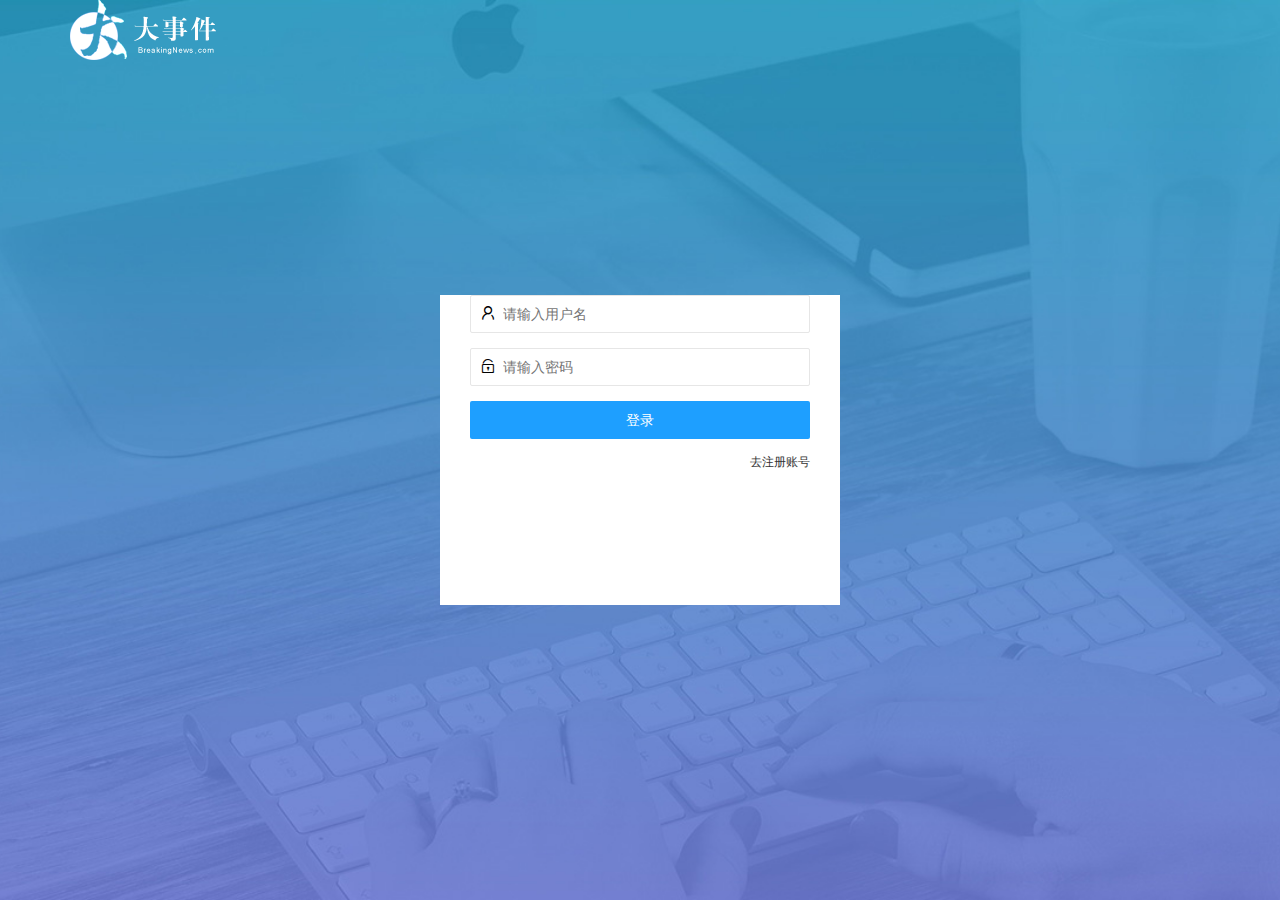
<file: login.html>
<!DOCTYPE html>
<html lang="en">

<head>
    <meta charset="UTF-8" />
    <meta name="viewport" content="width=device-width, initial-scale=1.0" />
    <title>大事件-登录/注册</title>
    <!-- 导入 LayUI 的样式 -->
    <link rel="stylesheet" href="./assets/lib/layui/css/layui.css" />
    <!-- 导入自己的样式表 -->

    <link rel="stylesheet" href="./assets/css/login.css" />
</head>

<body>
    <!-- 头部的 Logo 区域 -->
    <div class="layui-main">
        <img src="./assets/images/logo.png" alt="" />
    </div>


    <!-- 登录注册区域 -->
    <div class="loginAndRegBox">
        <div class="title-box"></div>
        <!-- 登录的div -->
        <div class="login-box">
            <!-- 登录的表单 -->
            <form class="layui-form" id="form_login">
                <!-- 用户名 -->
                <div class="layui-form-item">
                    <i class="layui-icon layui-icon-username"></i>
                    <input type="text" name="username" required lay-verify="required" placeholder="请输入用户名" autocomplete="off" class="layui-input" />
                </div>
                <!-- 密码 -->
                <div class="layui-form-item">
                    <i class="layui-icon layui-icon-password"></i>
                    <input type="password" name="password" required lay-verify="required|pwd" placeholder="请输入密码" autocomplete="off" class="layui-input" />
                </div>
                <!-- 登录按钮 -->
                <div class="layui-form-item">
                    <!-- 注意：表单提交按钮和普通按钮的区别，就是 lay-submit 属性 -->
                    <button class="layui-btn layui-btn-fluid layui-btn-normal" lay-submit>登录</button>
                </div>
                <div class="layui-form-item links">
                    <a href="javascript:;" id="link_reg">去注册账号</a>
                </div>
            </form>
        </div>
        <!-- 注册的div -->
        <div class="reg-box">
            <!-- 注册的表单 -->
            <form class="layui-form" id="form_reg">
                <!-- 用户名 -->
                <div class="layui-form-item">
                    <i class="layui-icon layui-icon-username"></i>
                    <input type="text" name="username" required lay-verify="required" placeholder="请输入用户名" autocomplete="off" class="layui-input" />
                </div>
                <!-- 密码 -->
                <div class="layui-form-item">
                    <i class="layui-icon layui-icon-password"></i>
                    <input type="password" name="password" required lay-verify="required|pwd" placeholder="请输入密码" autocomplete="off" class="layui-input" />
                </div>
                <!-- 密码确认框 -->
                <div class="layui-form-item">
                    <i class="layui-icon layui-icon-password"></i>
                    <input type="password" name="repassword" required lay-verify="required|pwd|repwd" placeholder="再次确认密码" autocomplete="off" class="layui-input" />
                </div>
                <!-- 注册按钮 -->
                <div class="layui-form-item">
                    <!-- 注意：表单提交按钮和普通按钮的区别，就是 lay-submit 属性 -->
                    <button class="layui-btn layui-btn-fluid layui-btn-normal" lay-submit>注册</button>
                </div>
                <div class="layui-form-item links">
                    <a href="javascript:;" id="link_login">去登录</a>
                </div>
            </form>
        </div>
    </div>
    </div>

    </div>

    <!-- 导入 Layui 的JS文件 -->
    <script src="./assets/lib/layui/layui.all.js"></script>
    <!-- 导入 JQuery -->
    <script src="./assets/lib/jquery.js"></script>
    <!-- 导入自己封装的 baseAPI.js -->
    <script src="./assets/js/baseAPI.js"></script>
    <!-- 导入自己的 JavaScript 脚本 -->
    <script src="./assets/js/login.js"></script>
</body>

</html>
</file>
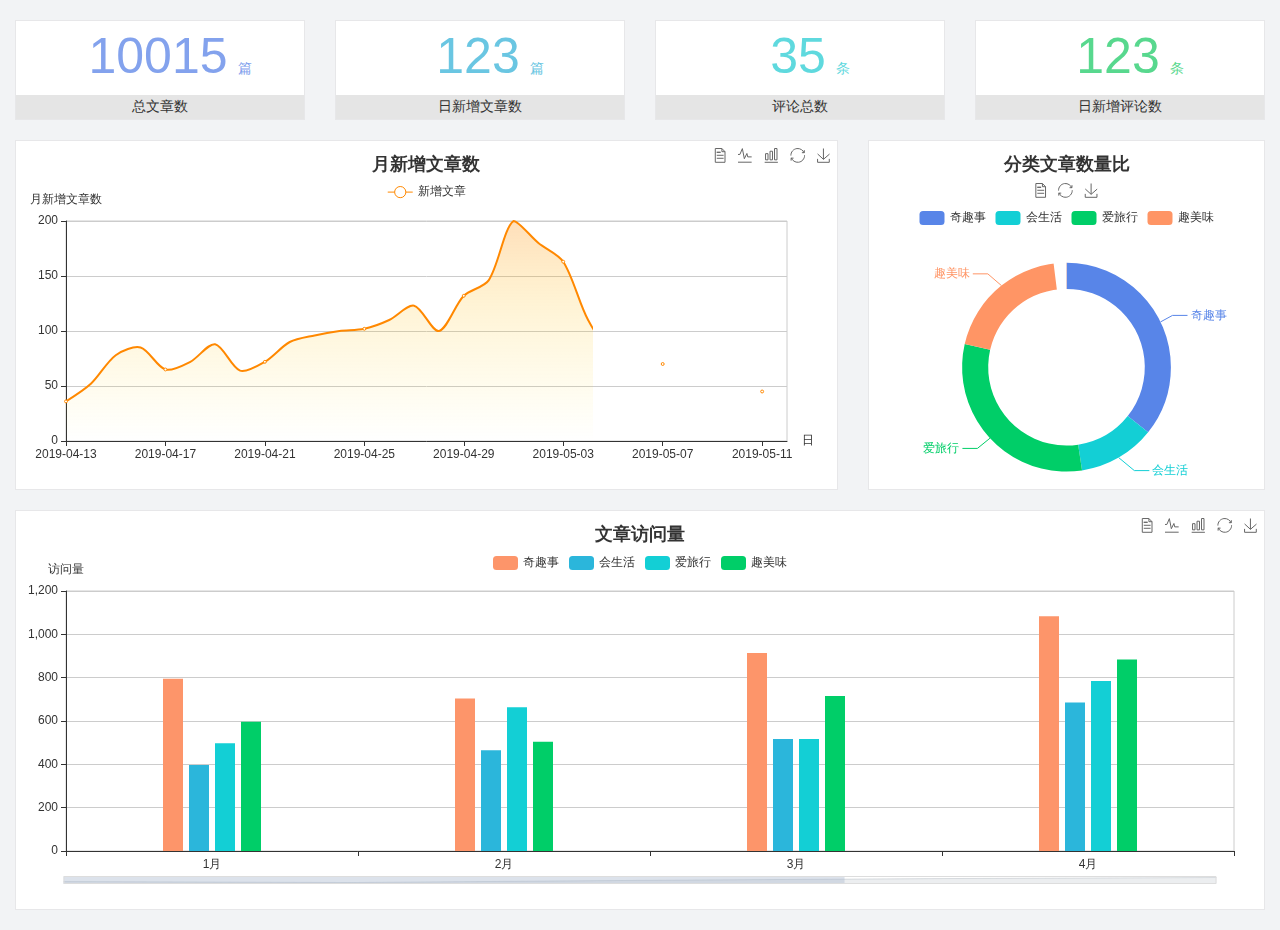
<file: home/dashboard.html>
<!DOCTYPE html>
<html lang="en">

<head>
  <meta charset="UTF-8">
  <meta name="viewport" content="width=device-width, initial-scale=1.0">
  <meta http-equiv="X-UA-Compatible" content="ie=edge">
  <title>图表统计</title>
  <link rel="stylesheet" href="../../assets/lib/bootstrap.css" />
  <link rel="stylesheet" href="../../assets/lib/main.css" />
  <script src="../../assets/lib/jquery.js"></script>
  <script type="text/javascript" src="../../assets/lib/echarts.min.js"></script>
</head>

<body>
  <div class="container-fluid">
    <div class="row spannel_list">
      <div class="col-sm-3 col-xs-6">
        <div class="spannel">
          <em>10015</em><span>篇</span>
          <b>总文章数</b>
        </div>
      </div>
      <div class="col-sm-3 col-xs-6">
        <div class="spannel scolor01">
          <em>123</em><span>篇</span>
          <b>日新增文章数</b>
        </div>
      </div>
      <div class="col-sm-3 col-xs-6">
        <div class="spannel scolor02">
          <em>35</em><span>条</span>
          <b>评论总数</b>
        </div>
      </div>
      <div class="col-sm-3 col-xs-6">
        <div class="spannel scolor03">
          <em>123</em><span>条</span>
          <b>日新增评论数</b>
        </div>
      </div>
    </div>
  </div>

  <div class="container-fluid">
    <div class="row curve-pie">
      <div class="col-lg-8 col-md-8">
        <div class="gragh_pannel" id="curve_show"></div>
      </div>
      <div class="col-lg-4 col-md-4">
        <div class="gragh_pannel" id="pie_show"></div>
      </div>
    </div>
  </div>

  <div class="container-fluid">
    <div class="column_pannel" id="column_show"></div>
  </div>

  <script>
    var oChart = echarts.init(document.getElementById('curve_show'));
    var aList_all = [
      { 'count': 36, 'date': '2019-04-13' },
      { 'count': 52, 'date': '2019-04-14' },
      { 'count': 78, 'date': '2019-04-15' },
      { 'count': 85, 'date': '2019-04-16' },
      { 'count': 65, 'date': '2019-04-17' },
      { 'count': 72, 'date': '2019-04-18' },
      { 'count': 88, 'date': '2019-04-19' },
      { 'count': 64, 'date': '2019-04-20' },
      { 'count': 72, 'date': '2019-04-21' },
      { 'count': 90, 'date': '2019-04-22' },
      { 'count': 96, 'date': '2019-04-23' },
      { 'count': 100, 'date': '2019-04-24' },
      { 'count': 102, 'date': '2019-04-25' },
      { 'count': 110, 'date': '2019-04-26' },
      { 'count': 123, 'date': '2019-04-27' },
      { 'count': 100, 'date': '2019-04-28' },
      { 'count': 132, 'date': '2019-04-29' },
      { 'count': 146, 'date': '2019-04-30' },
      { 'count': 200, 'date': '2019-05-01' },
      { 'count': 180, 'date': '2019-05-02' },
      { 'count': 163, 'date': '2019-05-03' },
      { 'count': 110, 'date': '2019-05-04' },
      { 'count': 80, 'date': '2019-05-05' },
      { 'count': 82, 'date': '2019-05-06' },
      { 'count': 70, 'date': '2019-05-07' },
      { 'count': 65, 'date': '2019-05-08' },
      { 'count': 54, 'date': '2019-05-09' },
      { 'count': 40, 'date': '2019-05-10' },
      { 'count': 45, 'date': '2019-05-11' },
      { 'count': 38, 'date': '2019-05-12' },
    ];

    let aCount = [];
    let aDate = [];

    for (var i = 0; i < aList_all.length; i++) {
      aCount.push(aList_all[i].count);
      aDate.push(aList_all[i].date);
    }

    var chartopt = {
      title: {
        text: '月新增文章数',
        left: 'center',
        top: '10'
      },
      tooltip: {
        trigger: 'axis'
      },
      legend: {
        data: ['新增文章'],
        top: '40'
      },
      toolbox: {
        show: true,
        feature: {
          mark: { show: true },
          dataView: { show: true, readOnly: false },
          magicType: { show: true, type: ['line', 'bar'] },
          restore: { show: true },
          saveAsImage: { show: true }
        }
      },
      calculable: true,
      xAxis: [
        {
          name: '日',
          type: 'category',
          boundaryGap: false,
          data: aDate
        }
      ],
      yAxis: [
        {
          name: '月新增文章数',
          type: 'value'
        }
      ],
      series: [
        {
          name: '新增文章',
          type: 'line',
          smooth: true,
          itemStyle: { normal: { areaStyle: { type: 'default' }, color: '#f80' }, lineStyle: { color: '#f80' } },
          data: aCount
        }],
      areaStyle: {
        normal: {
          color: new echarts.graphic.LinearGradient(0, 0, 0, 1, [{
            offset: 0,
            color: 'rgba(255,136,0,0.39)'
          }, {
            offset: .34,
            color: 'rgba(255,180,0,0.25)'
          }, {
            offset: 1,
            color: 'rgba(255,222,0,0.00)'
          }])

        }
      },
      grid: {
        show: true,
        x: 50,
        x2: 50,
        y: 80,
        height: 220
      }
    };

    oChart.setOption(chartopt);


    var oPie = echarts.init(document.getElementById('pie_show'));
    var oPieopt =
    {
      title: {
        top: 10,
        text: '分类文章数量比',
        x: 'center'
      },
      tooltip: {
        trigger: 'item',
        formatter: "{a} <br/>{b} : {c} ({d}%)"
      },
      color: ['#5885e8', '#13cfd5', '#00ce68', '#ff9565'],
      legend: {
        x: 'center',
        top: 65,
        data: ['奇趣事', '会生活', '爱旅行', '趣美味']
      },
      toolbox: {
        show: true,
        x: 'center',
        top: 35,
        feature: {
          mark: { show: true },
          dataView: { show: true, readOnly: false },
          magicType: {
            show: true,
            type: ['pie', 'funnel'],
            option: {
              funnel: {
                x: '25%',
                width: '50%',
                funnelAlign: 'left',
                max: 1548
              }
            }
          },
          restore: { show: true },
          saveAsImage: { show: true }
        }
      },
      calculable: true,
      series: [
        {
          name: '访问来源',
          type: 'pie',
          radius: ['45%', '60%'],
          center: ['50%', '65%'],
          data: [
            { value: 300, name: '奇趣事' },
            { value: 100, name: '会生活' },
            { value: 260, name: '爱旅行' },
            { value: 180, name: '趣美味' }
          ]
        }
      ]
    };
    oPie.setOption(oPieopt);



    var oColumn = this.echarts.init(document.getElementById('column_show'));
    var oColumnopt =
    {
      title: {
        text: '文章访问量',
        left: 'center',
        top: '10'
      },
      tooltip: {
        trigger: 'axis'
      },
      legend: {
        data: ['奇趣事', '会生活', '爱旅行', '趣美味'],
        top: '40'
      },
      toolbox: {
        show: true,
        feature: {
          mark: { show: true },
          dataView: { show: true, readOnly: false },
          magicType: { show: true, type: ['line', 'bar'] },
          restore: { show: true },
          saveAsImage: { show: true }
        }
      },
      calculable: true,
      xAxis: [
        {
          type: 'category',
          data: ['1月', '2月', '3月', '4月', '5月']
        }
      ],
      yAxis: [
        {
          name: '访问量',
          type: 'value'
        }
      ],
      series: [
        {
          name: '奇趣事',
          type: 'bar',
          barWidth: 20,
          itemStyle: {
            normal: { areaStyle: { type: 'default' }, color: '#fd956a' }
          },
          data: [800, 708, 920, 1090, 1200]
        },
        {
          name: '会生活',
          type: 'bar',
          barWidth: 20,
          itemStyle: {
            normal: { areaStyle: { type: 'default' }, color: '#2bb6db' }
          },
          data: [400, 468, 520, 690, 800]
        },
        {
          name: '爱旅行',
          type: 'bar',
          barWidth: 20,
          itemStyle: {
            normal: { areaStyle: { type: 'default' }, color: '#13cfd5' }
          },
          data: [500, 668, 520, 790, 900]
        },
        {
          name: '趣美味',
          type: 'bar',
          barWidth: 20,
          itemStyle: {
            normal: { areaStyle: { type: 'default' }, color: '#00ce68' }
          },
          data: [600, 508, 720, 890, 1000]
        }
      ],
      grid: {
        show: true,
        x: 50,
        x2: 30,
        y: 80,
        height: 260
      },
      dataZoom: [//给x轴设置滚动条
        {
          start: 0,//默认为0
          end: 100 - 1000 / 31,//默认为100
          type: 'slider',
          show: true,
          xAxisIndex: [0],
          handleSize: 0,//滑动条的 左右2个滑动条的大小
          height: 8,//组件高度
          left: 45, //左边的距离
          right: 50,//右边的距离
          bottom: 26,//右边的距离
          handleColor: '#ddd',//h滑动图标的颜色
          handleStyle: {
            borderColor: "#cacaca",
            borderWidth: "1",
            shadowBlur: 2,
            background: "#ddd",
            shadowColor: "#ddd",
          }
        }]
    };
    oColumn.setOption(oColumnopt);
  </script>
</body>

</html>
</file>
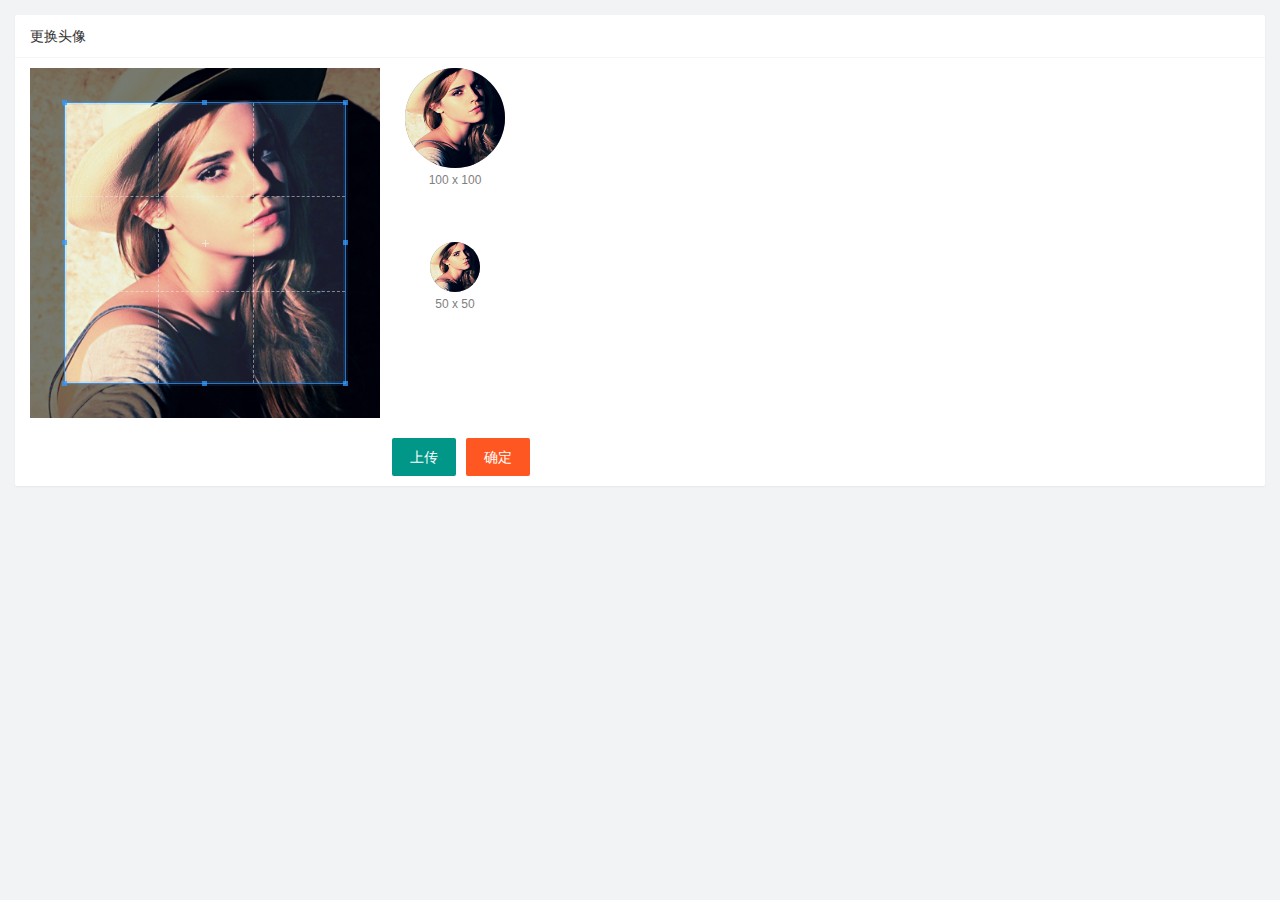
<file: user/user_avatar.html>
<!DOCTYPE html>
<html lang="en">

<head>
    <meta charset="UTF-8" />
    <meta name="viewport" content="width=device-width, initial-scale=1.0" />
    <title>Document</title>
    <link rel="stylesheet" href="../assets/lib/layui/css/layui.css" />
    <link rel="stylesheet" href="../assets/lib/cropper/cropper.css" />
    <link rel="stylesheet" href="../assets/css/user/user_avatar.css" />
</head>

<body>
    <!-- 卡片区域 -->
    <div class="layui-card">
        <div class="layui-card-header">更换头像</div>
        <div class="layui-card-body">
            <!-- 第一行的图片裁剪和预览区域 -->
            <div class="row1">
                <!-- 图片裁剪区域 -->
                <div class="cropper-box">
                    <!-- 这个 img 标签很重要，将来会把它初始化为裁剪区域 -->
                    <img id="image" src="../assets/images/sample.jpg" />
                </div>
                <!-- 图片的预览区域 -->
                <div class="preview-box">
                    <div>
                        <!-- 宽高为 100px 的预览区域 -->
                        <div class="img-preview w100"></div>
                        <p class="size">100 x 100</p>
                    </div>
                    <div>
                        <!-- 宽高为 50px 的预览区域 -->
                        <div class="img-preview w50"></div>
                        <p class="size">50 x 50</p>
                    </div>
                </div>
            </div>

            <!-- 第二行的按钮区域 -->
            <div class="row2">
                <!-- 通过 accept 属性，可以指定，允许用户选择什么类型的文件 -->
                <input type="file" id="file" accept="image/png,image/jpeg" />
                <button type="button" class="layui-btn" id="btnChooseImage">上传</button>
                <button type="button" class="layui-btn layui-btn-danger" id="btnUpload">确定</button>
            </div>
        </div>
    </div>

    <script src="../assets/lib/layui/layui.all.js"></script>
    <script src="../assets/lib/jquery.js"></script>
    <script src="../assets/lib/cropper/Cropper.js"></script>
    <script src="../assets/lib/cropper/jquery-cropper.js"></script>
    <script src="../assets/js/baseAPI.js"></script>
    <script src="../assets/js/user/user_avatar.js"></script>
</body>

</html>
</file>
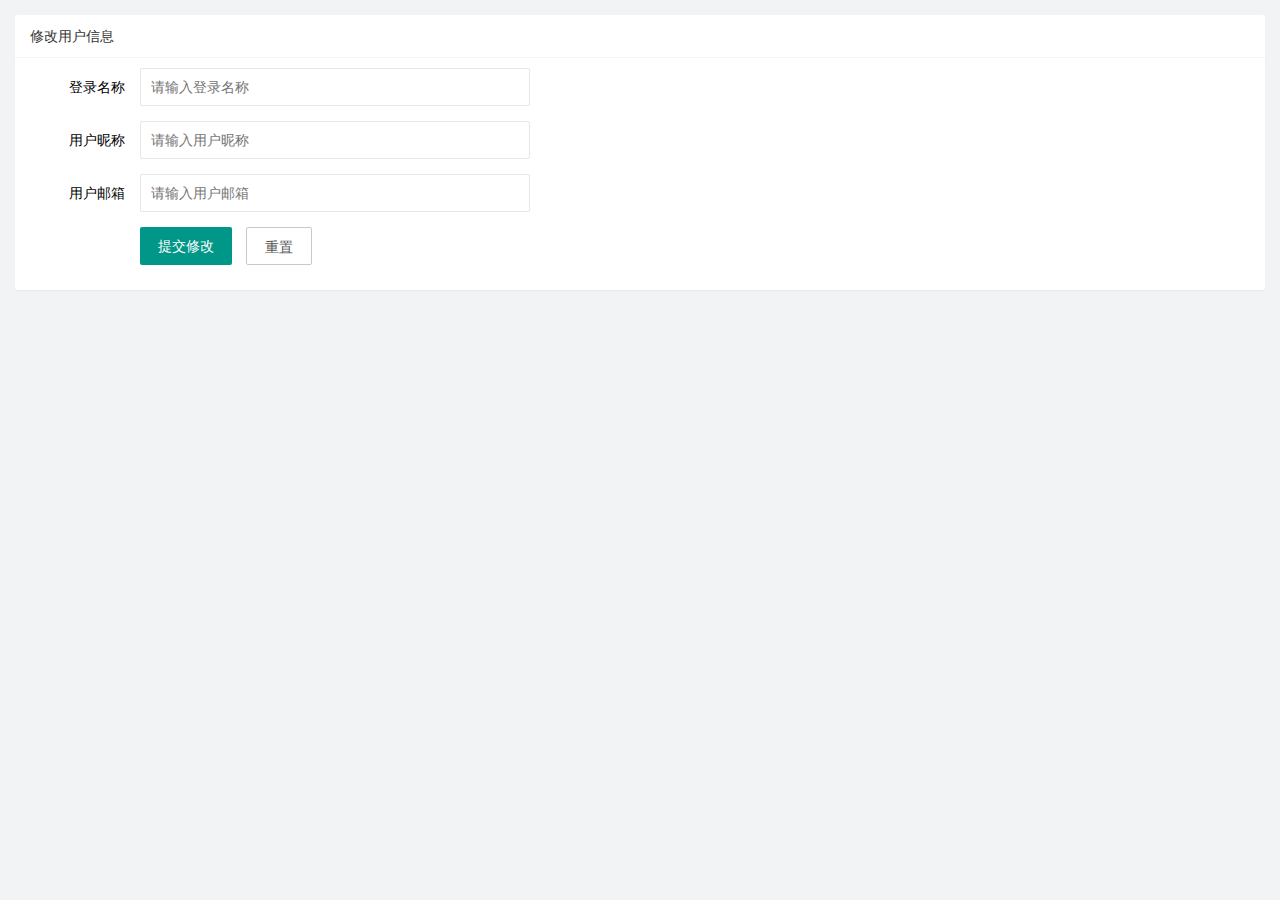
<file: user/user_info.html>
<!DOCTYPE html>
<html lang="en">

<head>
    <meta charset="UTF-8" />
    <meta name="viewport" content="width=device-width, initial-scale=1.0" />
    <title>Document</title>
    <!-- 导入 layui 的样式 -->
    <link rel="stylesheet" href="../assets/lib/layui/css/layui.css" />
    <!-- 导入自己的样式 -->
    <link rel="stylesheet" href="../assets/css/user/user_info.css" />
</head>

<body>
    <!-- 卡片区域 -->
    <div class="layui-card">
        <div class="layui-card-header">修改用户信息</div>
        <div class="layui-card-body">
            <!-- form 表单区域 -->
            <form class="layui-form" lay-filter="formUserInfo">
                <!-- 这是隐藏域 -->
                <!-- 这里把id隐藏首先是不在界面显示，其次是为了更新数据时候要把id传过去，数据库查找更新要用 -->
                <input type="hidden" name="id" value="" />
                <div class="layui-form-item">
                    <label class="layui-form-label">登录名称</label>
                    <div class="layui-input-block">
                        <input type="text" name="username" required lay-verify="required" placeholder="请输入登录名称" autocomplete="off" class="layui-input" readonly />
                    </div>
                </div>
                <div class="layui-form-item">
                    <label class="layui-form-label">用户昵称</label>
                    <div class="layui-input-block">
                        <input type="text" name="nickname" required lay-verify="required|nickname" placeholder="请输入用户昵称" autocomplete="off" class="layui-input" />
                    </div>
                </div>
                <div class="layui-form-item">
                    <label class="layui-form-label">用户邮箱</label>
                    <div class="layui-input-block">
                        <input type="text" name="email" required lay-verify="required|email" placeholder="请输入用户邮箱" autocomplete="off" class="layui-input" />
                    </div>
                </div>
                <div class="layui-form-item">
                    <div class="layui-input-block">
                        <button class="layui-btn" lay-submit lay-filter="formDemo">提交修改</button>
                        <button type="reset" class="layui-btn layui-btn-primary" id="btnReset">重置</button>
                    </div>
                </div>
            </form>
        </div>
    </div>

    <!-- 导入 layui 的 js -->
    <script src="../assets/lib/layui/layui.all.js"></script>
    <!-- 导入 jquery -->
    <script src="../assets/lib/jquery.js"></script>
    <!-- 导入 baseAPI -->
    <script src="../assets/js/baseAPI.js"></script>
    <!-- 导入自己的 js -->
    <script src="../assets/js/user/user_info.js"></script>
</body>

</html>
</file>
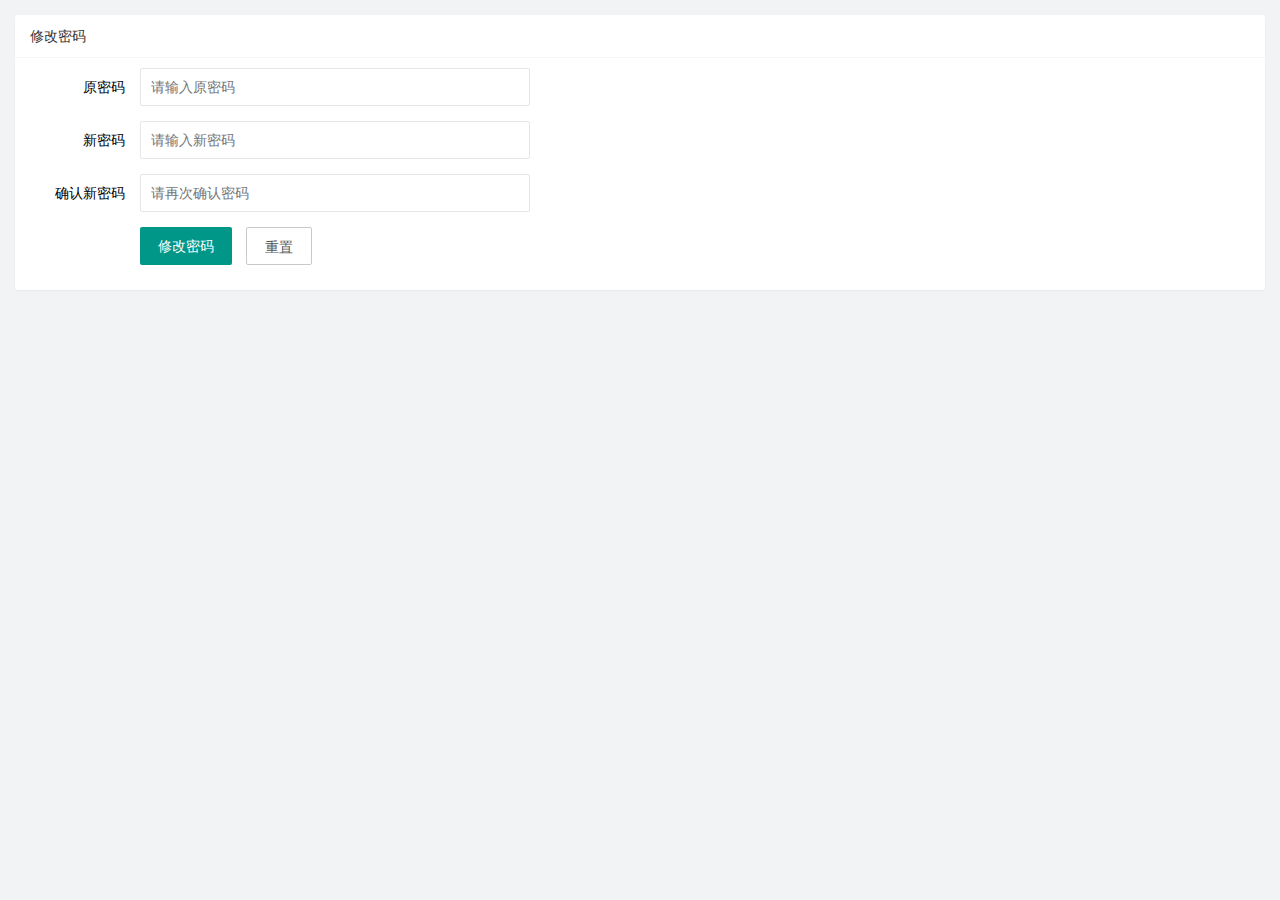
<file: user/user_pwd.html>
<!DOCTYPE html>
<html lang="en">

<head>
    <meta charset="UTF-8" />
    <meta name="viewport" content="width=device-width, initial-scale=1.0" />
    <title>Document</title>
    <link rel="stylesheet" href="../assets/lib/layui/css/layui.css" />
    <link rel="stylesheet" href="../assets/css/user/user_pwd.css" />
</head>

<body>
    <!-- 卡片区域 -->
    <div class="layui-card">
        <div class="layui-card-header">修改密码</div>
        <div class="layui-card-body">
            <form class="layui-form">
                <div class="layui-form-item">
                    <label class="layui-form-label">原密码</label>
                    <div class="layui-input-block">
                        <input type="password" name="oldPwd" required lay-verify="required|pwd" placeholder="请输入原密码" autocomplete="off" class="layui-input" />
                    </div>
                </div>
                <div class="layui-form-item">
                    <label class="layui-form-label">新密码</label>
                    <div class="layui-input-block">
                        <input type="password" name="newPwd" required lay-verify="required|pwd|samePwd" placeholder="请输入新密码" autocomplete="off" class="layui-input" />
                    </div>
                </div>
                <div class="layui-form-item">
                    <label class="layui-form-label">确认新密码</label>
                    <div class="layui-input-block">
                        <input type="password" name="rePwd" required lay-verify="required|pwd|rePwd" placeholder="请再次确认密码" autocomplete="off" class="layui-input" />
                    </div>
                </div>
                <div class="layui-form-item">
                    <div class="layui-input-block">
                        <button class="layui-btn" lay-submit lay-filter="formDemo">修改密码</button>
                        <button type="reset" class="layui-btn layui-btn-primary">重置</button>
                    </div>
                </div>
            </form>
        </div>
    </div>

    <!-- 导入 layui 的 js -->
    <script src="../assets/lib/layui/layui.all.js"></script>
    <!-- 导入 jQuery -->
    <script src="../assets/lib/jquery.js"></script>
    <!-- 导入 baseAPI -->
    <script src="../assets/js/baseAPI.js"></script>
    <!-- 导入自己的 js -->
    <script src="../assets/js/user/user_pwd.js"></script>
</body>

</html>
</file>
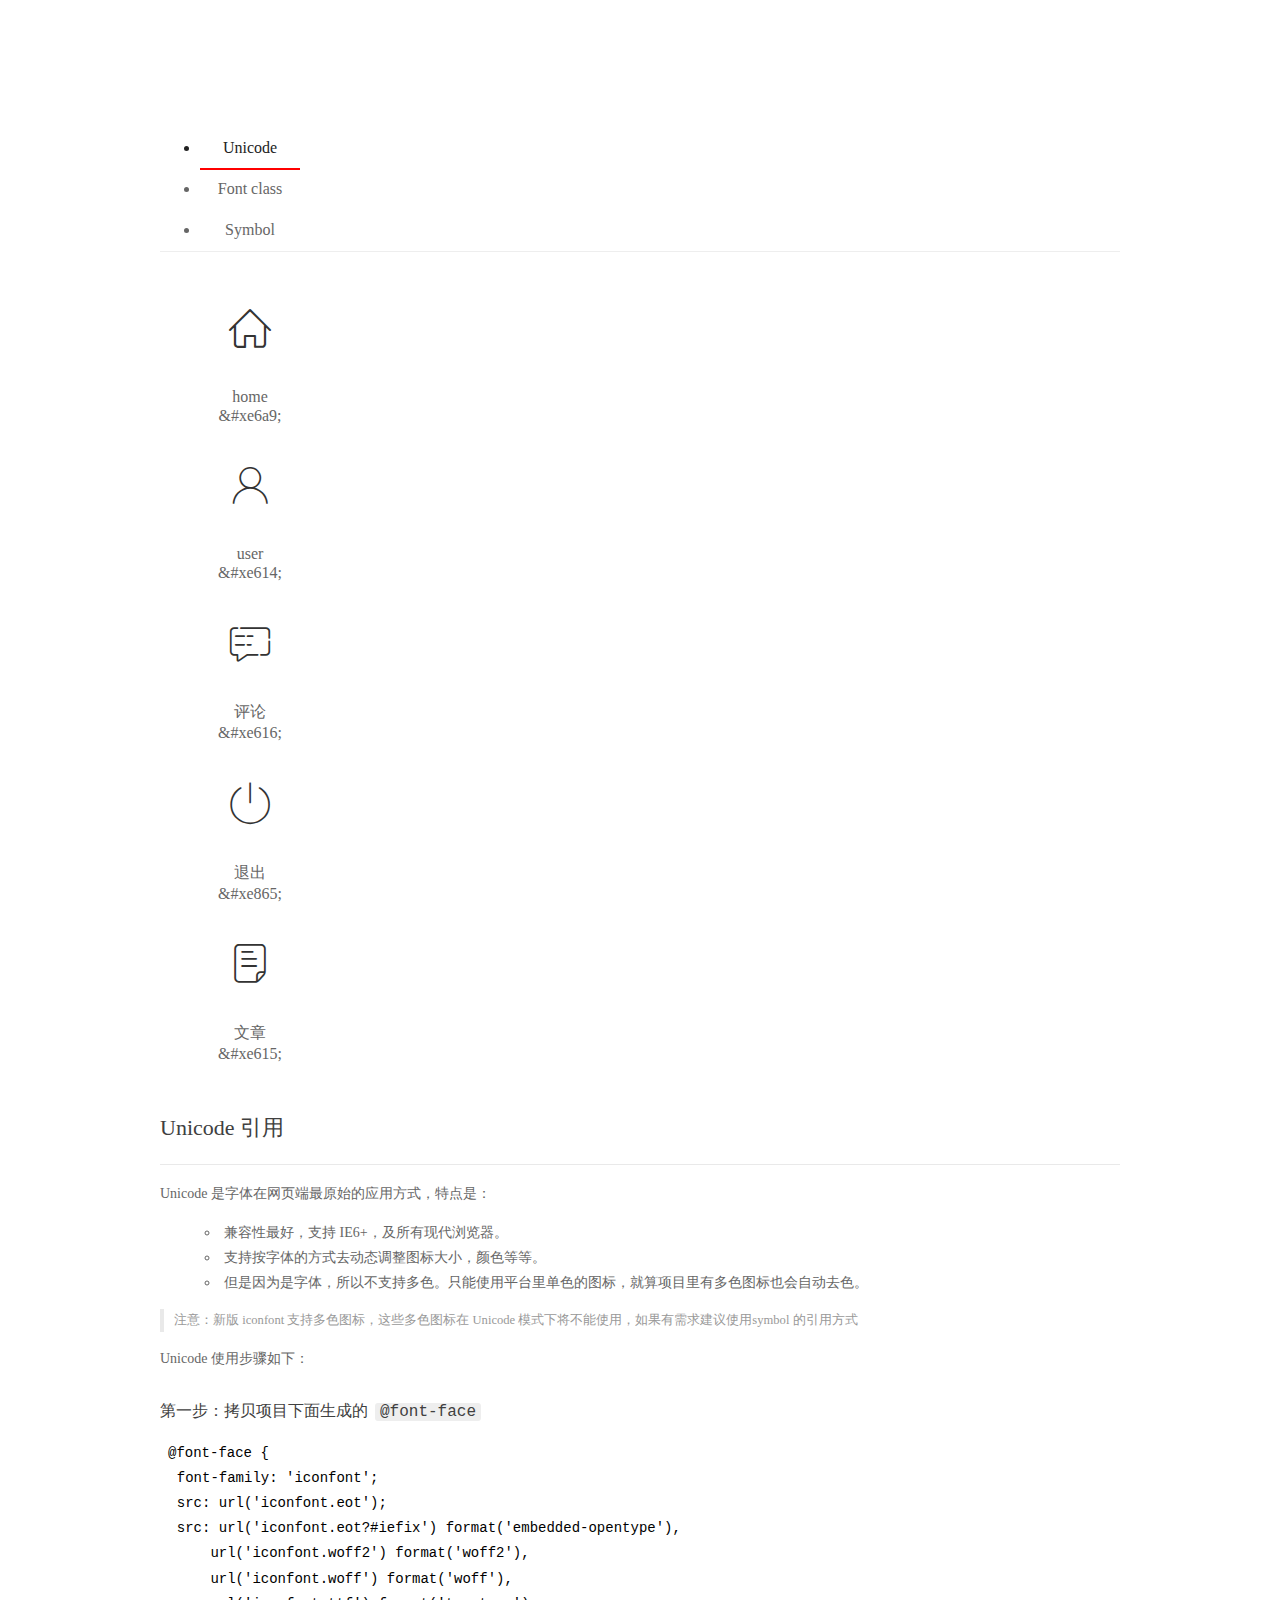
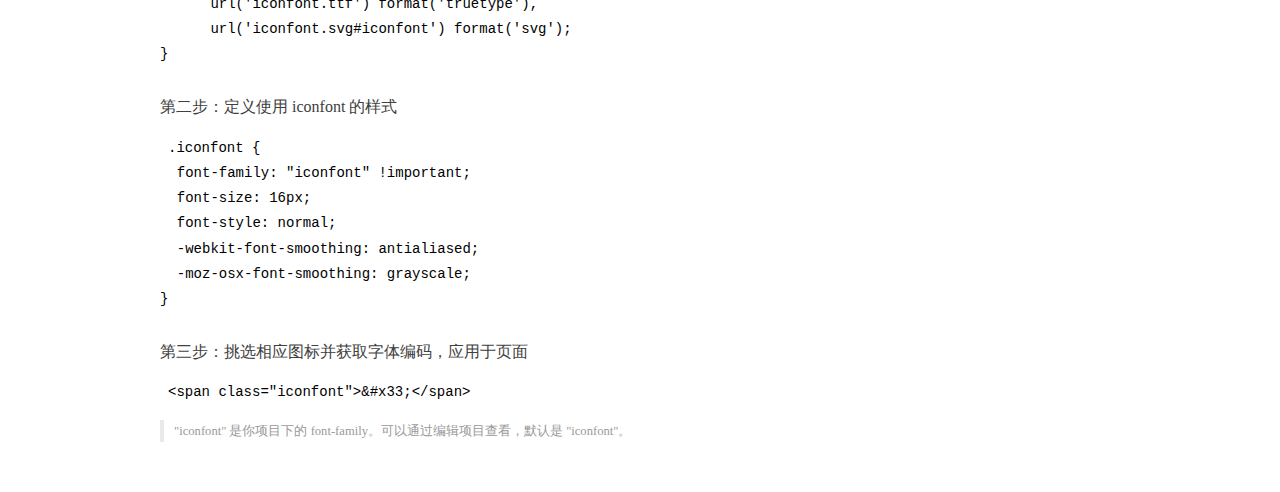
<file: assets/fonts/demo_index.html>
<!DOCTYPE html>
<html>
<head>
  <meta charset="utf-8"/>
  <title>IconFont Demo</title>
  <link rel="shortcut icon" href="https://gtms04.alicdn.com/tps/i4/TB1_oz6GVXXXXaFXpXXJDFnIXXX-64-64.ico" type="image/x-icon"/>
  <link rel="stylesheet" href="https://g.alicdn.com/thx/cube/1.3.2/cube.min.css">
  <link rel="stylesheet" href="demo.css">
  <link rel="stylesheet" href="iconfont.css">
  <script src="iconfont.js"></script>
  <!-- jQuery -->
  <script src="https://a1.alicdn.com/oss/uploads/2018/12/26/7bfddb60-08e8-11e9-9b04-53e73bb6408b.js"></script>
  <!-- 代码高亮 -->
  <script src="https://a1.alicdn.com/oss/uploads/2018/12/26/a3f714d0-08e6-11e9-8a15-ebf944d7534c.js"></script>
</head>
<body>
  <div class="main">
    <h1 class="logo"><a href="https://www.iconfont.cn/" title="iconfont 首页" target="_blank">&#xe86b;</a></h1>
    <div class="nav-tabs">
      <ul id="tabs" class="dib-box">
        <li class="dib active"><span>Unicode</span></li>
        <li class="dib"><span>Font class</span></li>
        <li class="dib"><span>Symbol</span></li>
      </ul>
      
    </div>
    <div class="tab-container">
      <div class="content unicode" style="display: block;">
          <ul class="icon_lists dib-box">
          
            <li class="dib">
              <span class="icon iconfont">&#xe6a9;</span>
                <div class="name">home</div>
                <div class="code-name">&amp;#xe6a9;</div>
              </li>
          
            <li class="dib">
              <span class="icon iconfont">&#xe614;</span>
                <div class="name">user</div>
                <div class="code-name">&amp;#xe614;</div>
              </li>
          
            <li class="dib">
              <span class="icon iconfont">&#xe616;</span>
                <div class="name">评论</div>
                <div class="code-name">&amp;#xe616;</div>
              </li>
          
            <li class="dib">
              <span class="icon iconfont">&#xe865;</span>
                <div class="name">退出</div>
                <div class="code-name">&amp;#xe865;</div>
              </li>
          
            <li class="dib">
              <span class="icon iconfont">&#xe615;</span>
                <div class="name">文章</div>
                <div class="code-name">&amp;#xe615;</div>
              </li>
          
          </ul>
          <div class="article markdown">
          <h2 id="unicode-">Unicode 引用</h2>
          <hr>

          <p>Unicode 是字体在网页端最原始的应用方式，特点是：</p>
          <ul>
            <li>兼容性最好，支持 IE6+，及所有现代浏览器。</li>
            <li>支持按字体的方式去动态调整图标大小，颜色等等。</li>
            <li>但是因为是字体，所以不支持多色。只能使用平台里单色的图标，就算项目里有多色图标也会自动去色。</li>
          </ul>
          <blockquote>
            <p>注意：新版 iconfont 支持多色图标，这些多色图标在 Unicode 模式下将不能使用，如果有需求建议使用symbol 的引用方式</p>
          </blockquote>
          <p>Unicode 使用步骤如下：</p>
          <h3 id="-font-face">第一步：拷贝项目下面生成的 <code>@font-face</code></h3>
<pre><code class="language-css"
>@font-face {
  font-family: 'iconfont';
  src: url('iconfont.eot');
  src: url('iconfont.eot?#iefix') format('embedded-opentype'),
      url('iconfont.woff2') format('woff2'),
      url('iconfont.woff') format('woff'),
      url('iconfont.ttf') format('truetype'),
      url('iconfont.svg#iconfont') format('svg');
}
</code></pre>
          <h3 id="-iconfont-">第二步：定义使用 iconfont 的样式</h3>
<pre><code class="language-css"
>.iconfont {
  font-family: "iconfont" !important;
  font-size: 16px;
  font-style: normal;
  -webkit-font-smoothing: antialiased;
  -moz-osx-font-smoothing: grayscale;
}
</code></pre>
          <h3 id="-">第三步：挑选相应图标并获取字体编码，应用于页面</h3>
<pre>
<code class="language-html"
>&lt;span class="iconfont"&gt;&amp;#x33;&lt;/span&gt;
</code></pre>
          <blockquote>
            <p>"iconfont" 是你项目下的 font-family。可以通过编辑项目查看，默认是 "iconfont"。</p>
          </blockquote>
          </div>
      </div>
      <div class="content font-class">
        <ul class="icon_lists dib-box">
          
          <li class="dib">
            <span class="icon iconfont icon-home"></span>
            <div class="name">
              home
            </div>
            <div class="code-name">.icon-home
            </div>
          </li>
          
          <li class="dib">
            <span class="icon iconfont icon-user"></span>
            <div class="name">
              user
            </div>
            <div class="code-name">.icon-user
            </div>
          </li>
          
          <li class="dib">
            <span class="icon iconfont icon-pinglun"></span>
            <div class="name">
              评论
            </div>
            <div class="code-name">.icon-pinglun
            </div>
          </li>
          
          <li class="dib">
            <span class="icon iconfont icon-tuichu"></span>
            <div class="name">
              退出
            </div>
            <div class="code-name">.icon-tuichu
            </div>
          </li>
          
          <li class="dib">
            <span class="icon iconfont icon-16"></span>
            <div class="name">
              文章
            </div>
            <div class="code-name">.icon-16
            </div>
          </li>
          
        </ul>
        <div class="article markdown">
        <h2 id="font-class-">font-class 引用</h2>
        <hr>

        <p>font-class 是 Unicode 使用方式的一种变种，主要是解决 Unicode 书写不直观，语意不明确的问题。</p>
        <p>与 Unicode 使用方式相比，具有如下特点：</p>
        <ul>
          <li>兼容性良好，支持 IE8+，及所有现代浏览器。</li>
          <li>相比于 Unicode 语意明确，书写更直观。可以很容易分辨这个 icon 是什么。</li>
          <li>因为使用 class 来定义图标，所以当要替换图标时，只需要修改 class 里面的 Unicode 引用。</li>
          <li>不过因为本质上还是使用的字体，所以多色图标还是不支持的。</li>
        </ul>
        <p>使用步骤如下：</p>
        <h3 id="-fontclass-">第一步：引入项目下面生成的 fontclass 代码：</h3>
<pre><code class="language-html">&lt;link rel="stylesheet" href="./iconfont.css"&gt;
</code></pre>
        <h3 id="-">第二步：挑选相应图标并获取类名，应用于页面：</h3>
<pre><code class="language-html">&lt;span class="iconfont icon-xxx"&gt;&lt;/span&gt;
</code></pre>
        <blockquote>
          <p>"
            iconfont" 是你项目下的 font-family。可以通过编辑项目查看，默认是 "iconfont"。</p>
        </blockquote>
      </div>
      </div>
      <div class="content symbol">
          <ul class="icon_lists dib-box">
          
            <li class="dib">
                <svg class="icon svg-icon" aria-hidden="true">
                  <use xlink:href="#icon-home"></use>
                </svg>
                <div class="name">home</div>
                <div class="code-name">#icon-home</div>
            </li>
          
            <li class="dib">
                <svg class="icon svg-icon" aria-hidden="true">
                  <use xlink:href="#icon-user"></use>
                </svg>
                <div class="name">user</div>
                <div class="code-name">#icon-user</div>
            </li>
          
            <li class="dib">
                <svg class="icon svg-icon" aria-hidden="true">
                  <use xlink:href="#icon-pinglun"></use>
                </svg>
                <div class="name">评论</div>
                <div class="code-name">#icon-pinglun</div>
            </li>
          
            <li class="dib">
                <svg class="icon svg-icon" aria-hidden="true">
                  <use xlink:href="#icon-tuichu"></use>
                </svg>
                <div class="name">退出</div>
                <div class="code-name">#icon-tuichu</div>
            </li>
          
            <li class="dib">
                <svg class="icon svg-icon" aria-hidden="true">
                  <use xlink:href="#icon-16"></use>
                </svg>
                <div class="name">文章</div>
                <div class="code-name">#icon-16</div>
            </li>
          
          </ul>
          <div class="article markdown">
          <h2 id="symbol-">Symbol 引用</h2>
          <hr>

          <p>这是一种全新的使用方式，应该说这才是未来的主流，也是平台目前推荐的用法。相关介绍可以参考这篇<a href="">文章</a>
            这种用法其实是做了一个 SVG 的集合，与另外两种相比具有如下特点：</p>
          <ul>
            <li>支持多色图标了，不再受单色限制。</li>
            <li>通过一些技巧，支持像字体那样，通过 <code>font-size</code>, <code>color</code> 来调整样式。</li>
            <li>兼容性较差，支持 IE9+，及现代浏览器。</li>
            <li>浏览器渲染 SVG 的性能一般，还不如 png。</li>
          </ul>
          <p>使用步骤如下：</p>
          <h3 id="-symbol-">第一步：引入项目下面生成的 symbol 代码：</h3>
<pre><code class="language-html">&lt;script src="./iconfont.js"&gt;&lt;/script&gt;
</code></pre>
          <h3 id="-css-">第二步：加入通用 CSS 代码（引入一次就行）：</h3>
<pre><code class="language-html">&lt;style&gt;
.icon {
  width: 1em;
  height: 1em;
  vertical-align: -0.15em;
  fill: currentColor;
  overflow: hidden;
}
&lt;/style&gt;
</code></pre>
          <h3 id="-">第三步：挑选相应图标并获取类名，应用于页面：</h3>
<pre><code class="language-html">&lt;svg class="icon" aria-hidden="true"&gt;
  &lt;use xlink:href="#icon-xxx"&gt;&lt;/use&gt;
&lt;/svg&gt;
</code></pre>
          </div>
      </div>

    </div>
  </div>
  <script>
  $(document).ready(function () {
      $('.tab-container .content:first').show()

      $('#tabs li').click(function (e) {
        var tabContent = $('.tab-container .content')
        var index = $(this).index()

        if ($(this).hasClass('active')) {
          return
        } else {
          $('#tabs li').removeClass('active')
          $(this).addClass('active')

          tabContent.hide().eq(index).fadeIn()
        }
      })
    })
  </script>
</body>
</html>
</file>
<file: assets/lib/layui/css/layui.css>
/** layui-v2.5.5 MIT License By https://www.layui.com */
 .layui-inline,img{display:inline-block;vertical-align:middle}h1,h2,h3,h4,h5,h6{font-weight:400}.layui-edge,.layui-header,.layui-inline,.layui-main{position:relative}.layui-body,.layui-edge,.layui-elip{overflow:hidden}.layui-btn,.layui-edge,.layui-inline,img{vertical-align:middle}.layui-btn,.layui-disabled,.layui-icon,.layui-unselect{-moz-user-select:none;-webkit-user-select:none;-ms-user-select:none}.layui-elip,.layui-form-checkbox span,.layui-form-pane .layui-form-label{text-overflow:ellipsis;white-space:nowrap}.layui-breadcrumb,.layui-tree-btnGroup{visibility:hidden}blockquote,body,button,dd,div,dl,dt,form,h1,h2,h3,h4,h5,h6,input,li,ol,p,pre,td,textarea,th,ul{margin:0;padding:0;-webkit-tap-highlight-color:rgba(0,0,0,0)}a:active,a:hover{outline:0}img{border:none}li{list-style:none}table{border-collapse:collapse;border-spacing:0}h4,h5,h6{font-size:100%}button,input,optgroup,option,select,textarea{font-family:inherit;font-size:inherit;font-style:inherit;font-weight:inherit;outline:0}pre{white-space:pre-wrap;white-space:-moz-pre-wrap;white-space:-pre-wrap;white-space:-o-pre-wrap;word-wrap:break-word}body{line-height:24px;font:14px Helvetica Neue,Helvetica,PingFang SC,Tahoma,Arial,sans-serif}hr{height:1px;margin:10px 0;border:0;clear:both}a{color:#333;text-decoration:none}a:hover{color:#777}a cite{font-style:normal;*cursor:pointer}.layui-border-box,.layui-border-box *{box-sizing:border-box}.layui-box,.layui-box *{box-sizing:content-box}.layui-clear{clear:both;*zoom:1}.layui-clear:after{content:'\20';clear:both;*zoom:1;display:block;height:0}.layui-inline{*display:inline;*zoom:1}.layui-edge{display:inline-block;width:0;height:0;border-width:6px;border-style:dashed;border-color:transparent}.layui-edge-top{top:-4px;border-bottom-color:#999;border-bottom-style:solid}.layui-edge-right{border-left-color:#999;border-left-style:solid}.layui-edge-bottom{top:2px;border-top-color:#999;border-top-style:solid}.layui-edge-left{border-right-color:#999;border-right-style:solid}.layui-disabled,.layui-disabled:hover{color:#d2d2d2!important;cursor:not-allowed!important}.layui-circle{border-radius:100%}.layui-show{display:block!important}.layui-hide{display:none!important}@font-face{font-family:layui-icon;src:url(../font/iconfont.eot?v=250);src:url(../font/iconfont.eot?v=250#iefix) format('embedded-opentype'),url(../font/iconfont.woff2?v=250) format('woff2'),url(../font/iconfont.woff?v=250) format('woff'),url(../font/iconfont.ttf?v=250) format('truetype'),url(../font/iconfont.svg?v=250#layui-icon) format('svg')}.layui-icon{font-family:layui-icon!important;font-size:16px;font-style:normal;-webkit-font-smoothing:antialiased;-moz-osx-font-smoothing:grayscale}.layui-icon-reply-fill:before{content:"\e611"}.layui-icon-set-fill:before{content:"\e614"}.layui-icon-menu-fill:before{content:"\e60f"}.layui-icon-search:before{content:"\e615"}.layui-icon-share:before{content:"\e641"}.layui-icon-set-sm:before{content:"\e620"}.layui-icon-engine:before{content:"\e628"}.layui-icon-close:before{content:"\1006"}.layui-icon-close-fill:before{content:"\1007"}.layui-icon-chart-screen:before{content:"\e629"}.layui-icon-star:before{content:"\e600"}.layui-icon-circle-dot:before{content:"\e617"}.layui-icon-chat:before{content:"\e606"}.layui-icon-release:before{content:"\e609"}.layui-icon-list:before{content:"\e60a"}.layui-icon-chart:before{content:"\e62c"}.layui-icon-ok-circle:before{content:"\1005"}.layui-icon-layim-theme:before{content:"\e61b"}.layui-icon-table:before{content:"\e62d"}.layui-icon-right:before{content:"\e602"}.layui-icon-left:before{content:"\e603"}.layui-icon-cart-simple:before{content:"\e698"}.layui-icon-face-cry:before{content:"\e69c"}.layui-icon-face-smile:before{content:"\e6af"}.layui-icon-survey:before{content:"\e6b2"}.layui-icon-tree:before{content:"\e62e"}.layui-icon-upload-circle:before{content:"\e62f"}.layui-icon-add-circle:before{content:"\e61f"}.layui-icon-download-circle:before{content:"\e601"}.layui-icon-templeate-1:before{content:"\e630"}.layui-icon-util:before{content:"\e631"}.layui-icon-face-surprised:before{content:"\e664"}.layui-icon-edit:before{content:"\e642"}.layui-icon-speaker:before{content:"\e645"}.layui-icon-down:before{content:"\e61a"}.layui-icon-file:before{content:"\e621"}.layui-icon-layouts:before{content:"\e632"}.layui-icon-rate-half:before{content:"\e6c9"}.layui-icon-add-circle-fine:before{content:"\e608"}.layui-icon-prev-circle:before{content:"\e633"}.layui-icon-read:before{content:"\e705"}.layui-icon-404:before{content:"\e61c"}.layui-icon-carousel:before{content:"\e634"}.layui-icon-help:before{content:"\e607"}.layui-icon-code-circle:before{content:"\e635"}.layui-icon-water:before{content:"\e636"}.layui-icon-username:before{content:"\e66f"}.layui-icon-find-fill:before{content:"\e670"}.layui-icon-about:before{content:"\e60b"}.layui-icon-location:before{content:"\e715"}.layui-icon-up:before{content:"\e619"}.layui-icon-pause:before{content:"\e651"}.layui-icon-date:before{content:"\e637"}.layui-icon-layim-uploadfile:before{content:"\e61d"}.layui-icon-delete:before{content:"\e640"}.layui-icon-play:before{content:"\e652"}.layui-icon-top:before{content:"\e604"}.layui-icon-friends:before{content:"\e612"}.layui-icon-refresh-3:before{content:"\e9aa"}.layui-icon-ok:before{content:"\e605"}.layui-icon-layer:before{content:"\e638"}.layui-icon-face-smile-fine:before{content:"\e60c"}.layui-icon-dollar:before{content:"\e659"}.layui-icon-group:before{content:"\e613"}.layui-icon-layim-download:before{content:"\e61e"}.layui-icon-picture-fine:before{content:"\e60d"}.layui-icon-link:before{content:"\e64c"}.layui-icon-diamond:before{content:"\e735"}.layui-icon-log:before{content:"\e60e"}.layui-icon-rate-solid:before{content:"\e67a"}.layui-icon-fonts-del:before{content:"\e64f"}.layui-icon-unlink:before{content:"\e64d"}.layui-icon-fonts-clear:before{content:"\e639"}.layui-icon-triangle-r:before{content:"\e623"}.layui-icon-circle:before{content:"\e63f"}.layui-icon-radio:before{content:"\e643"}.layui-icon-align-center:before{content:"\e647"}.layui-icon-align-right:before{content:"\e648"}.layui-icon-align-left:before{content:"\e649"}.layui-icon-loading-1:before{content:"\e63e"}.layui-icon-return:before{content:"\e65c"}.layui-icon-fonts-strong:before{content:"\e62b"}.layui-icon-upload:before{content:"\e67c"}.layui-icon-dialogue:before{content:"\e63a"}.layui-icon-video:before{content:"\e6ed"}.layui-icon-headset:before{content:"\e6fc"}.layui-icon-cellphone-fine:before{content:"\e63b"}.layui-icon-add-1:before{content:"\e654"}.layui-icon-face-smile-b:before{content:"\e650"}.layui-icon-fonts-html:before{content:"\e64b"}.layui-icon-form:before{content:"\e63c"}.layui-icon-cart:before{content:"\e657"}.layui-icon-camera-fill:before{content:"\e65d"}.layui-icon-tabs:before{content:"\e62a"}.layui-icon-fonts-code:before{content:"\e64e"}.layui-icon-fire:before{content:"\e756"}.layui-icon-set:before{content:"\e716"}.layui-icon-fonts-u:before{content:"\e646"}.layui-icon-triangle-d:before{content:"\e625"}.layui-icon-tips:before{content:"\e702"}.layui-icon-picture:before{content:"\e64a"}.layui-icon-more-vertical:before{content:"\e671"}.layui-icon-flag:before{content:"\e66c"}.layui-icon-loading:before{content:"\e63d"}.layui-icon-fonts-i:before{content:"\e644"}.layui-icon-refresh-1:before{content:"\e666"}.layui-icon-rmb:before{content:"\e65e"}.layui-icon-home:before{content:"\e68e"}.layui-icon-user:before{content:"\e770"}.layui-icon-notice:before{content:"\e667"}.layui-icon-login-weibo:before{content:"\e675"}.layui-icon-voice:before{content:"\e688"}.layui-icon-upload-drag:before{content:"\e681"}.layui-icon-login-qq:before{content:"\e676"}.layui-icon-snowflake:before{content:"\e6b1"}.layui-icon-file-b:before{content:"\e655"}.layui-icon-template:before{content:"\e663"}.layui-icon-auz:before{content:"\e672"}.layui-icon-console:before{content:"\e665"}.layui-icon-app:before{content:"\e653"}.layui-icon-prev:before{content:"\e65a"}.layui-icon-website:before{content:"\e7ae"}.layui-icon-next:before{content:"\e65b"}.layui-icon-component:before{content:"\e857"}.layui-icon-more:before{content:"\e65f"}.layui-icon-login-wechat:before{content:"\e677"}.layui-icon-shrink-right:before{content:"\e668"}.layui-icon-spread-left:before{content:"\e66b"}.layui-icon-camera:before{content:"\e660"}.layui-icon-note:before{content:"\e66e"}.layui-icon-refresh:before{content:"\e669"}.layui-icon-female:before{content:"\e661"}.layui-icon-male:before{content:"\e662"}.layui-icon-password:before{content:"\e673"}.layui-icon-senior:before{content:"\e674"}.layui-icon-theme:before{content:"\e66a"}.layui-icon-tread:before{content:"\e6c5"}.layui-icon-praise:before{content:"\e6c6"}.layui-icon-star-fill:before{content:"\e658"}.layui-icon-rate:before{content:"\e67b"}.layui-icon-template-1:before{content:"\e656"}.layui-icon-vercode:before{content:"\e679"}.layui-icon-cellphone:before{content:"\e678"}.layui-icon-screen-full:before{content:"\e622"}.layui-icon-screen-restore:before{content:"\e758"}.layui-icon-cols:before{content:"\e610"}.layui-icon-export:before{content:"\e67d"}.layui-icon-print:before{content:"\e66d"}.layui-icon-slider:before{content:"\e714"}.layui-icon-addition:before{content:"\e624"}.layui-icon-subtraction:before{content:"\e67e"}.layui-icon-service:before{content:"\e626"}.layui-icon-transfer:before{content:"\e691"}.layui-main{width:1140px;margin:0 auto}.layui-header{z-index:1000;height:60px}.layui-header a:hover{transition:all .5s;-webkit-transition:all .5s}.layui-side{position:fixed;left:0;top:0;bottom:0;z-index:999;width:200px;overflow-x:hidden}.layui-side-scroll{position:relative;width:220px;height:100%;overflow-x:hidden}.layui-body{position:absolute;left:200px;right:0;top:0;bottom:0;z-index:998;width:auto;overflow-y:auto;box-sizing:border-box}.layui-layout-body{overflow:hidden}.layui-layout-admin .layui-header{background-color:#23262E}.layui-layout-admin .layui-side{top:60px;width:200px;overflow-x:hidden}.layui-layout-admin .layui-body{position:fixed;top:60px;bottom:44px}.layui-layout-admin .layui-main{width:auto;margin:0 15px}.layui-layout-admin .layui-footer{position:fixed;left:200px;right:0;bottom:0;height:44px;line-height:44px;padding:0 15px;background-color:#eee}.layui-layout-admin .layui-logo{position:absolute;left:0;top:0;width:200px;height:100%;line-height:60px;text-align:center;color:#009688;font-size:16px}.layui-layout-admin .layui-header .layui-nav{background:0 0}.layui-layout-left{position:absolute!important;left:200px;top:0}.layui-layout-right{position:absolute!important;right:0;top:0}.layui-container{position:relative;margin:0 auto;padding:0 15px;box-sizing:border-box}.layui-fluid{position:relative;margin:0 auto;padding:0 15px}.layui-row:after,.layui-row:before{content:'';display:block;clear:both}.layui-col-lg1,.layui-col-lg10,.layui-col-lg11,.layui-col-lg12,.layui-col-lg2,.layui-col-lg3,.layui-col-lg4,.layui-col-lg5,.layui-col-lg6,.layui-col-lg7,.layui-col-lg8,.layui-col-lg9,.layui-col-md1,.layui-col-md10,.layui-col-md11,.layui-col-md12,.layui-col-md2,.layui-col-md3,.layui-col-md4,.layui-col-md5,.layui-col-md6,.layui-col-md7,.layui-col-md8,.layui-col-md9,.layui-col-sm1,.layui-col-sm10,.layui-col-sm11,.layui-col-sm12,.layui-col-sm2,.layui-col-sm3,.layui-col-sm4,.layui-col-sm5,.layui-col-sm6,.layui-col-sm7,.layui-col-sm8,.layui-col-sm9,.layui-col-xs1,.layui-col-xs10,.layui-col-xs11,.layui-col-xs12,.layui-col-xs2,.layui-col-xs3,.layui-col-xs4,.layui-col-xs5,.layui-col-xs6,.layui-col-xs7,.layui-col-xs8,.layui-col-xs9{position:relative;display:block;box-sizing:border-box}.layui-col-xs1,.layui-col-xs10,.layui-col-xs11,.layui-col-xs12,.layui-col-xs2,.layui-col-xs3,.layui-col-xs4,.layui-col-xs5,.layui-col-xs6,.layui-col-xs7,.layui-col-xs8,.layui-col-xs9{float:left}.layui-col-xs1{width:8.33333333%}.layui-col-xs2{width:16.66666667%}.layui-col-xs3{width:25%}.layui-col-xs4{width:33.33333333%}.layui-col-xs5{width:41.66666667%}.layui-col-xs6{width:50%}.layui-col-xs7{width:58.33333333%}.layui-col-xs8{width:66.66666667%}.layui-col-xs9{width:75%}.layui-col-xs10{width:83.33333333%}.layui-col-xs11{width:91.66666667%}.layui-col-xs12{width:100%}.layui-col-xs-offset1{margin-left:8.33333333%}.layui-col-xs-offset2{margin-left:16.66666667%}.layui-col-xs-offset3{margin-left:25%}.layui-col-xs-offset4{margin-left:33.33333333%}.layui-col-xs-offset5{margin-left:41.66666667%}.layui-col-xs-offset6{margin-left:50%}.layui-col-xs-offset7{margin-left:58.33333333%}.layui-col-xs-offset8{margin-left:66.66666667%}.layui-col-xs-offset9{margin-left:75%}.layui-col-xs-offset10{margin-left:83.33333333%}.layui-col-xs-offset11{margin-left:91.66666667%}.layui-col-xs-offset12{margin-left:100%}@media screen and (max-width:768px){.layui-hide-xs{display:none!important}.layui-show-xs-block{display:block!important}.layui-show-xs-inline{display:inline!important}.layui-show-xs-inline-block{display:inline-block!important}}@media screen and (min-width:768px){.layui-container{width:750px}.layui-hide-sm{display:none!important}.layui-show-sm-block{display:block!important}.layui-show-sm-inline{display:inline!important}.layui-show-sm-inline-block{display:inline-block!important}.layui-col-sm1,.layui-col-sm10,.layui-col-sm11,.layui-col-sm12,.layui-col-sm2,.layui-col-sm3,.layui-col-sm4,.layui-col-sm5,.layui-col-sm6,.layui-col-sm7,.layui-col-sm8,.layui-col-sm9{float:left}.layui-col-sm1{width:8.33333333%}.layui-col-sm2{width:16.66666667%}.layui-col-sm3{width:25%}.layui-col-sm4{width:33.33333333%}.layui-col-sm5{width:41.66666667%}.layui-col-sm6{width:50%}.layui-col-sm7{width:58.33333333%}.layui-col-sm8{width:66.66666667%}.layui-col-sm9{width:75%}.layui-col-sm10{width:83.33333333%}.layui-col-sm11{width:91.66666667%}.layui-col-sm12{width:100%}.layui-col-sm-offset1{margin-left:8.33333333%}.layui-col-sm-offset2{margin-left:16.66666667%}.layui-col-sm-offset3{margin-left:25%}.layui-col-sm-offset4{margin-left:33.33333333%}.layui-col-sm-offset5{margin-left:41.66666667%}.layui-col-sm-offset6{margin-left:50%}.layui-col-sm-offset7{margin-left:58.33333333%}.layui-col-sm-offset8{margin-left:66.66666667%}.layui-col-sm-offset9{margin-left:75%}.layui-col-sm-offset10{margin-left:83.33333333%}.layui-col-sm-offset11{margin-left:91.66666667%}.layui-col-sm-offset12{margin-left:100%}}@media screen and (min-width:992px){.layui-container{width:970px}.layui-hide-md{display:none!important}.layui-show-md-block{display:block!important}.layui-show-md-inline{display:inline!important}.layui-show-md-inline-block{display:inline-block!important}.layui-col-md1,.layui-col-md10,.layui-col-md11,.layui-col-md12,.layui-col-md2,.layui-col-md3,.layui-col-md4,.layui-col-md5,.layui-col-md6,.layui-col-md7,.layui-col-md8,.layui-col-md9{float:left}.layui-col-md1{width:8.33333333%}.layui-col-md2{width:16.66666667%}.layui-col-md3{width:25%}.layui-col-md4{width:33.33333333%}.layui-col-md5{width:41.66666667%}.layui-col-md6{width:50%}.layui-col-md7{width:58.33333333%}.layui-col-md8{width:66.66666667%}.layui-col-md9{width:75%}.layui-col-md10{width:83.33333333%}.layui-col-md11{width:91.66666667%}.layui-col-md12{width:100%}.layui-col-md-offset1{margin-left:8.33333333%}.layui-col-md-offset2{margin-left:16.66666667%}.layui-col-md-offset3{margin-left:25%}.layui-col-md-offset4{margin-left:33.33333333%}.layui-col-md-offset5{margin-left:41.66666667%}.layui-col-md-offset6{margin-left:50%}.layui-col-md-offset7{margin-left:58.33333333%}.layui-col-md-offset8{margin-left:66.66666667%}.layui-col-md-offset9{margin-left:75%}.layui-col-md-offset10{margin-left:83.33333333%}.layui-col-md-offset11{margin-left:91.66666667%}.layui-col-md-offset12{margin-left:100%}}@media screen and (min-width:1200px){.layui-container{width:1170px}.layui-hide-lg{display:none!important}.layui-show-lg-block{display:block!important}.layui-show-lg-inline{display:inline!important}.layui-show-lg-inline-block{display:inline-block!important}.layui-col-lg1,.layui-col-lg10,.layui-col-lg11,.layui-col-lg12,.layui-col-lg2,.layui-col-lg3,.layui-col-lg4,.layui-col-lg5,.layui-col-lg6,.layui-col-lg7,.layui-col-lg8,.layui-col-lg9{float:left}.layui-col-lg1{width:8.33333333%}.layui-col-lg2{width:16.66666667%}.layui-col-lg3{width:25%}.layui-col-lg4{width:33.33333333%}.layui-col-lg5{width:41.66666667%}.layui-col-lg6{width:50%}.layui-col-lg7{width:58.33333333%}.layui-col-lg8{width:66.66666667%}.layui-col-lg9{width:75%}.layui-col-lg10{width:83.33333333%}.layui-col-lg11{width:91.66666667%}.layui-col-lg12{width:100%}.layui-col-lg-offset1{margin-left:8.33333333%}.layui-col-lg-offset2{margin-left:16.66666667%}.layui-col-lg-offset3{margin-left:25%}.layui-col-lg-offset4{margin-left:33.33333333%}.layui-col-lg-offset5{margin-left:41.66666667%}.layui-col-lg-offset6{margin-left:50%}.layui-col-lg-offset7{margin-left:58.33333333%}.layui-col-lg-offset8{margin-left:66.66666667%}.layui-col-lg-offset9{margin-left:75%}.layui-col-lg-offset10{margin-left:83.33333333%}.layui-col-lg-offset11{margin-left:91.66666667%}.layui-col-lg-offset12{margin-left:100%}}.layui-col-space1{margin:-.5px}.layui-col-space1>*{padding:.5px}.layui-col-space3{margin:-1.5px}.layui-col-space3>*{padding:1.5px}.layui-col-space5{margin:-2.5px}.layui-col-space5>*{padding:2.5px}.layui-col-space8{margin:-3.5px}.layui-col-space8>*{padding:3.5px}.layui-col-space10{margin:-5px}.layui-col-space10>*{padding:5px}.layui-col-space12{margin:-6px}.layui-col-space12>*{padding:6px}.layui-col-space15{margin:-7.5px}.layui-col-space15>*{padding:7.5px}.layui-col-space18{margin:-9px}.layui-col-space18>*{padding:9px}.layui-col-space20{margin:-10px}.layui-col-space20>*{padding:10px}.layui-col-space22{margin:-11px}.layui-col-space22>*{padding:11px}.layui-col-space25{margin:-12.5px}.layui-col-space25>*{padding:12.5px}.layui-col-space30{margin:-15px}.layui-col-space30>*{padding:15px}.layui-btn,.layui-input,.layui-select,.layui-textarea,.layui-upload-button{outline:0;-webkit-appearance:none;transition:all .3s;-webkit-transition:all .3s;box-sizing:border-box}.layui-elem-quote{margin-bottom:10px;padding:15px;line-height:22px;border-left:5px solid #009688;border-radius:0 2px 2px 0;background-color:#f2f2f2}.layui-quote-nm{border-style:solid;border-width:1px 1px 1px 5px;background:0 0}.layui-elem-field{margin-bottom:10px;padding:0;border-width:1px;border-style:solid}.layui-elem-field legend{margin-left:20px;padding:0 10px;font-size:20px;font-weight:300}.layui-field-title{margin:10px 0 20px;border-width:1px 0 0}.layui-field-box{padding:10px 15px}.layui-field-title .layui-field-box{padding:10px 0}.layui-progress{position:relative;height:6px;border-radius:20px;background-color:#e2e2e2}.layui-progress-bar{position:absolute;left:0;top:0;width:0;max-width:100%;height:6px;border-radius:20px;text-align:right;background-color:#5FB878;transition:all .3s;-webkit-transition:all .3s}.layui-progress-big,.layui-progress-big .layui-progress-bar{height:18px;line-height:18px}.layui-progress-text{position:relative;top:-20px;line-height:18px;font-size:12px;color:#666}.layui-progress-big .layui-progress-text{position:static;padding:0 10px;color:#fff}.layui-collapse{border-width:1px;border-style:solid;border-radius:2px}.layui-colla-content,.layui-colla-item{border-top-width:1px;border-top-style:solid}.layui-colla-item:first-child{border-top:none}.layui-colla-title{position:relative;height:42px;line-height:42px;padding:0 15px 0 35px;color:#333;background-color:#f2f2f2;cursor:pointer;font-size:14px;overflow:hidden}.layui-colla-content{display:none;padding:10px 15px;line-height:22px;color:#666}.layui-colla-icon{position:absolute;left:15px;top:0;font-size:14px}.layui-card{margin-bottom:15px;border-radius:2px;background-color:#fff;box-shadow:0 1px 2px 0 rgba(0,0,0,.05)}.layui-card:last-child{margin-bottom:0}.layui-card-header{position:relative;height:42px;line-height:42px;padding:0 15px;border-bottom:1px solid #f6f6f6;color:#333;border-radius:2px 2px 0 0;font-size:14px}.layui-bg-black,.layui-bg-blue,.layui-bg-cyan,.layui-bg-green,.layui-bg-orange,.layui-bg-red{color:#fff!important}.layui-card-body{position:relative;padding:10px 15px;line-height:24px}.layui-card-body[pad15]{padding:15px}.layui-card-body[pad20]{padding:20px}.layui-card-body .layui-table{margin:5px 0}.layui-card .layui-tab{margin:0}.layui-panel-window{position:relative;padding:15px;border-radius:0;border-top:5px solid #E6E6E6;background-color:#fff}.layui-auxiliar-moving{position:fixed;left:0;right:0;top:0;bottom:0;width:100%;height:100%;background:0 0;z-index:9999999999}.layui-form-label,.layui-form-mid,.layui-form-select,.layui-input-block,.layui-input-inline,.layui-textarea{position:relative}.layui-bg-red{background-color:#FF5722!important}.layui-bg-orange{background-color:#FFB800!important}.layui-bg-green{background-color:#009688!important}.layui-bg-cyan{background-color:#2F4056!important}.layui-bg-blue{background-color:#1E9FFF!important}.layui-bg-black{background-color:#393D49!important}.layui-bg-gray{background-color:#eee!important;color:#666!important}.layui-badge-rim,.layui-colla-content,.layui-colla-item,.layui-collapse,.layui-elem-field,.layui-form-pane .layui-form-item[pane],.layui-form-pane .layui-form-label,.layui-input,.layui-layedit,.layui-layedit-tool,.layui-quote-nm,.layui-select,.layui-tab-bar,.layui-tab-card,.layui-tab-title,.layui-tab-title .layui-this:after,.layui-textarea{border-color:#e6e6e6}.layui-timeline-item:before,hr{background-color:#e6e6e6}.layui-text{line-height:22px;font-size:14px;color:#666}.layui-text h1,.layui-text h2,.layui-text h3{font-weight:500;color:#333}.layui-text h1{font-size:30px}.layui-text h2{font-size:24px}.layui-text h3{font-size:18px}.layui-text a:not(.layui-btn){color:#01AAED}.layui-text a:not(.layui-btn):hover{text-decoration:underline}.layui-text ul{padding:5px 0 5px 15px}.layui-text ul li{margin-top:5px;list-style-type:disc}.layui-text em,.layui-word-aux{color:#999!important;padding:0 5px!important}.layui-btn{display:inline-block;height:38px;line-height:38px;padding:0 18px;background-color:#009688;color:#fff;white-space:nowrap;text-align:center;font-size:14px;border:none;border-radius:2px;cursor:pointer}.layui-btn:hover{opacity:.8;filter:alpha(opacity=80);color:#fff}.layui-btn:active{opacity:1;filter:alpha(opacity=100)}.layui-btn+.layui-btn{margin-left:10px}.layui-btn-container{font-size:0}.layui-btn-container .layui-btn{margin-right:10px;margin-bottom:10px}.layui-btn-container .layui-btn+.layui-btn{margin-left:0}.layui-table .layui-btn-container .layui-btn{margin-bottom:9px}.layui-btn-radius{border-radius:100px}.layui-btn .layui-icon{margin-right:3px;font-size:18px;vertical-align:bottom;vertical-align:middle\9}.layui-btn-primary{border:1px solid #C9C9C9;background-color:#fff;color:#555}.layui-btn-primary:hover{border-color:#009688;color:#333}.layui-btn-normal{background-color:#1E9FFF}.layui-btn-warm{background-color:#FFB800}.layui-btn-danger{background-color:#FF5722}.layui-btn-checked{background-color:#5FB878}.layui-btn-disabled,.layui-btn-disabled:active,.layui-btn-disabled:hover{border:1px solid #e6e6e6;background-color:#FBFBFB;color:#C9C9C9;cursor:not-allowed;opacity:1}.layui-btn-lg{height:44px;line-height:44px;padding:0 25px;font-size:16px}.layui-btn-sm{height:30px;line-height:30px;padding:0 10px;font-size:12px}.layui-btn-sm i{font-size:16px!important}.layui-btn-xs{height:22px;line-height:22px;padding:0 5px;font-size:12px}.layui-btn-xs i{font-size:14px!important}.layui-btn-group{display:inline-block;vertical-align:middle;font-size:0}.layui-btn-group .layui-btn{margin-left:0!important;margin-right:0!important;border-left:1px solid rgba(255,255,255,.5);border-radius:0}.layui-btn-group .layui-btn-primary{border-left:none}.layui-btn-group .layui-btn-primary:hover{border-color:#C9C9C9;color:#009688}.layui-btn-group .layui-btn:first-child{border-left:none;border-radius:2px 0 0 2px}.layui-btn-group .layui-btn-primary:first-child{border-left:1px solid #c9c9c9}.layui-btn-group .layui-btn:last-child{border-radius:0 2px 2px 0}.layui-btn-group .layui-btn+.layui-btn{margin-left:0}.layui-btn-group+.layui-btn-group{margin-left:10px}.layui-btn-fluid{width:100%}.layui-input,.layui-select,.layui-textarea{height:38px;line-height:1.3;line-height:38px\9;border-width:1px;border-style:solid;background-color:#fff;border-radius:2px}.layui-input::-webkit-input-placeholder,.layui-select::-webkit-input-placeholder,.layui-textarea::-webkit-input-placeholder{line-height:1.3}.layui-input,.layui-textarea{display:block;width:100%;padding-left:10px}.layui-input:hover,.layui-textarea:hover{border-color:#D2D2D2!important}.layui-input:focus,.layui-textarea:focus{border-color:#C9C9C9!important}.layui-textarea{min-height:100px;height:auto;line-height:20px;padding:6px 10px;resize:vertical}.layui-select{padding:0 10px}.layui-form input[type=checkbox],.layui-form input[type=radio],.layui-form select{display:none}.layui-form [lay-ignore]{display:initial}.layui-form-item{margin-bottom:15px;clear:both;*zoom:1}.layui-form-item:after{content:'\20';clear:both;*zoom:1;display:block;height:0}.layui-form-label{float:left;display:block;padding:9px 15px;width:80px;font-weight:400;line-height:20px;text-align:right}.layui-form-label-col{display:block;float:none;padding:9px 0;line-height:20px;text-align:left}.layui-form-item .layui-inline{margin-bottom:5px;margin-right:10px}.layui-input-block{margin-left:110px;min-height:36px}.layui-input-inline{display:inline-block;vertical-align:middle}.layui-form-item .layui-input-inline{float:left;width:190px;margin-right:10px}.layui-form-text .layui-input-inline{width:auto}.layui-form-mid{float:left;display:block;padding:9px 0!important;line-height:20px;margin-right:10px}.layui-form-danger+.layui-form-select .layui-input,.layui-form-danger:focus{border-color:#FF5722!important}.layui-form-select .layui-input{padding-right:30px;cursor:pointer}.layui-form-select .layui-edge{position:absolute;right:10px;top:50%;margin-top:-3px;cursor:pointer;border-width:6px;border-top-color:#c2c2c2;border-top-style:solid;transition:all .3s;-webkit-transition:all .3s}.layui-form-select dl{display:none;position:absolute;left:0;top:42px;padding:5px 0;z-index:899;min-width:100%;border:1px solid #d2d2d2;max-height:300px;overflow-y:auto;background-color:#fff;border-radius:2px;box-shadow:0 2px 4px rgba(0,0,0,.12);box-sizing:border-box}.layui-form-select dl dd,.layui-form-select dl dt{padding:0 10px;line-height:36px;white-space:nowrap;overflow:hidden;text-overflow:ellipsis}.layui-form-select dl dt{font-size:12px;color:#999}.layui-form-select dl dd{cursor:pointer}.layui-form-select dl dd:hover{background-color:#f2f2f2;-webkit-transition:.5s all;transition:.5s all}.layui-form-select .layui-select-group dd{padding-left:20px}.layui-form-select dl dd.layui-select-tips{padding-left:10px!important;color:#999}.layui-form-select dl dd.layui-this{background-color:#5FB878;color:#fff}.layui-form-checkbox,.layui-form-select dl dd.layui-disabled{background-color:#fff}.layui-form-selected dl{display:block}.layui-form-checkbox,.layui-form-checkbox *,.layui-form-switch{display:inline-block;vertical-align:middle}.layui-form-selected .layui-edge{margin-top:-9px;-webkit-transform:rotate(180deg);transform:rotate(180deg);margin-top:-3px\9}:root .layui-form-selected .layui-edge{margin-top:-9px\0/IE9}.layui-form-selectup dl{top:auto;bottom:42px}.layui-select-none{margin:5px 0;text-align:center;color:#999}.layui-select-disabled .layui-disabled{border-color:#eee!important}.layui-select-disabled .layui-edge{border-top-color:#d2d2d2}.layui-form-checkbox{position:relative;height:30px;line-height:30px;margin-right:10px;padding-right:30px;cursor:pointer;font-size:0;-webkit-transition:.1s linear;transition:.1s linear;box-sizing:border-box}.layui-form-checkbox span{padding:0 10px;height:100%;font-size:14px;border-radius:2px 0 0 2px;background-color:#d2d2d2;color:#fff;overflow:hidden}.layui-form-checkbox:hover span{background-color:#c2c2c2}.layui-form-checkbox i{position:absolute;right:0;top:0;width:30px;height:28px;border:1px solid #d2d2d2;border-left:none;border-radius:0 2px 2px 0;color:#fff;font-size:20px;text-align:center}.layui-form-checkbox:hover i{border-color:#c2c2c2;color:#c2c2c2}.layui-form-checked,.layui-form-checked:hover{border-color:#5FB878}.layui-form-checked span,.layui-form-checked:hover span{background-color:#5FB878}.layui-form-checked i,.layui-form-checked:hover i{color:#5FB878}.layui-form-item .layui-form-checkbox{margin-top:4px}.layui-form-checkbox[lay-skin=primary]{height:auto!important;line-height:normal!important;min-width:18px;min-height:18px;border:none!important;margin-right:0;padding-left:28px;padding-right:0;background:0 0}.layui-form-checkbox[lay-skin=primary] span{padding-left:0;padding-right:15px;line-height:18px;background:0 0;color:#666}.layui-form-checkbox[lay-skin=primary] i{right:auto;left:0;width:16px;height:16px;line-height:16px;border:1px solid #d2d2d2;font-size:12px;border-radius:2px;background-color:#fff;-webkit-transition:.1s linear;transition:.1s linear}.layui-form-checkbox[lay-skin=primary]:hover i{border-color:#5FB878;color:#fff}.layui-form-checked[lay-skin=primary] i{border-color:#5FB878!important;background-color:#5FB878;color:#fff}.layui-checkbox-disbaled[lay-skin=primary] span{background:0 0!important;color:#c2c2c2}.layui-checkbox-disbaled[lay-skin=primary]:hover i{border-color:#d2d2d2}.layui-form-item .layui-form-checkbox[lay-skin=primary]{margin-top:10px}.layui-form-switch{position:relative;height:22px;line-height:22px;min-width:35px;padding:0 5px;margin-top:8px;border:1px solid #d2d2d2;border-radius:20px;cursor:pointer;background-color:#fff;-webkit-transition:.1s linear;transition:.1s linear}.layui-form-switch i{position:absolute;left:5px;top:3px;width:16px;height:16px;border-radius:20px;background-color:#d2d2d2;-webkit-transition:.1s linear;transition:.1s linear}.layui-form-switch em{position:relative;top:0;width:25px;margin-left:21px;padding:0!important;text-align:center!important;color:#999!important;font-style:normal!important;font-size:12px}.layui-form-onswitch{border-color:#5FB878;background-color:#5FB878}.layui-checkbox-disbaled,.layui-checkbox-disbaled i{border-color:#e2e2e2!important}.layui-form-onswitch i{left:100%;margin-left:-21px;background-color:#fff}.layui-form-onswitch em{margin-left:5px;margin-right:21px;color:#fff!important}.layui-checkbox-disbaled span{background-color:#e2e2e2!important}.layui-checkbox-disbaled:hover i{color:#fff!important}[lay-radio]{display:none}.layui-form-radio,.layui-form-radio *{display:inline-block;vertical-align:middle}.layui-form-radio{line-height:28px;margin:6px 10px 0 0;padding-right:10px;cursor:pointer;font-size:0}.layui-form-radio *{font-size:14px}.layui-form-radio>i{margin-right:8px;font-size:22px;color:#c2c2c2}.layui-form-radio>i:hover,.layui-form-radioed>i{color:#5FB878}.layui-radio-disbaled>i{color:#e2e2e2!important}.layui-form-pane .layui-form-label{width:110px;padding:8px 15px;height:38px;line-height:20px;border-width:1px;border-style:solid;border-radius:2px 0 0 2px;text-align:center;background-color:#FBFBFB;overflow:hidden;box-sizing:border-box}.layui-form-pane .layui-input-inline{margin-left:-1px}.layui-form-pane .layui-input-block{margin-left:110px;left:-1px}.layui-form-pane .layui-input{border-radius:0 2px 2px 0}.layui-form-pane .layui-form-text .layui-form-label{float:none;width:100%;border-radius:2px;box-sizing:border-box;text-align:left}.layui-form-pane .layui-form-text .layui-input-inline{display:block;margin:0;top:-1px;clear:both}.layui-form-pane .layui-form-text .layui-input-block{margin:0;left:0;top:-1px}.layui-form-pane .layui-form-text .layui-textarea{min-height:100px;border-radius:0 0 2px 2px}.layui-form-pane .layui-form-checkbox{margin:4px 0 4px 10px}.layui-form-pane .layui-form-radio,.layui-form-pane .layui-form-switch{margin-top:6px;margin-left:10px}.layui-form-pane .layui-form-item[pane]{position:relative;border-width:1px;border-style:solid}.layui-form-pane .layui-form-item[pane] .layui-form-label{position:absolute;left:0;top:0;height:100%;border-width:0 1px 0 0}.layui-form-pane .layui-form-item[pane] .layui-input-inline{margin-left:110px}@media screen and (max-width:450px){.layui-form-item .layui-form-label{text-overflow:ellipsis;overflow:hidden;white-space:nowrap}.layui-form-item .layui-inline{display:block;margin-right:0;margin-bottom:20px;clear:both}.layui-form-item .layui-inline:after{content:'\20';clear:both;display:block;height:0}.layui-form-item .layui-input-inline{display:block;float:none;left:-3px;width:auto;margin:0 0 10px 112px}.layui-form-item .layui-input-inline+.layui-form-mid{margin-left:110px;top:-5px;padding:0}.layui-form-item .layui-form-checkbox{margin-right:5px;margin-bottom:5px}}.layui-layedit{border-width:1px;border-style:solid;border-radius:2px}.layui-layedit-tool{padding:3px 5px;border-bottom-width:1px;border-bottom-style:solid;font-size:0}.layedit-tool-fixed{position:fixed;top:0;border-top:1px solid #e2e2e2}.layui-layedit-tool .layedit-tool-mid,.layui-layedit-tool .layui-icon{display:inline-block;vertical-align:middle;text-align:center;font-size:14px}.layui-layedit-tool .layui-icon{position:relative;width:32px;height:30px;line-height:30px;margin:3px 5px;color:#777;cursor:pointer;border-radius:2px}.layui-layedit-tool .layui-icon:hover{color:#393D49}.layui-layedit-tool .layui-icon:active{color:#000}.layui-layedit-tool .layedit-tool-active{background-color:#e2e2e2;color:#000}.layui-layedit-tool .layui-disabled,.layui-layedit-tool .layui-disabled:hover{color:#d2d2d2;cursor:not-allowed}.layui-layedit-tool .layedit-tool-mid{width:1px;height:18px;margin:0 10px;background-color:#d2d2d2}.layedit-tool-html{width:50px!important;font-size:30px!important}.layedit-tool-b,.layedit-tool-code,.layedit-tool-help{font-size:16px!important}.layedit-tool-d,.layedit-tool-face,.layedit-tool-image,.layedit-tool-unlink{font-size:18px!important}.layedit-tool-image input{position:absolute;font-size:0;left:0;top:0;width:100%;height:100%;opacity:.01;filter:Alpha(opacity=1);cursor:pointer}.layui-layedit-iframe iframe{display:block;width:100%}#LAY_layedit_code{overflow:hidden}.layui-laypage{display:inline-block;*display:inline;*zoom:1;vertical-align:middle;margin:10px 0;font-size:0}.layui-laypage>a:first-child,.layui-laypage>a:first-child em{border-radius:2px 0 0 2px}.layui-laypage>a:last-child,.layui-laypage>a:last-child em{border-radius:0 2px 2px 0}.layui-laypage>:first-child{margin-left:0!important}.layui-laypage>:last-child{margin-right:0!important}.layui-laypage a,.layui-laypage button,.layui-laypage input,.layui-laypage select,.layui-laypage span{border:1px solid #e2e2e2}.layui-laypage a,.layui-laypage span{display:inline-block;*display:inline;*zoom:1;vertical-align:middle;padding:0 15px;height:28px;line-height:28px;margin:0 -1px 5px 0;background-color:#fff;color:#333;font-size:12px}.layui-flow-more a *,.layui-laypage input,.layui-table-view select[lay-ignore]{display:inline-block}.layui-laypage a:hover{color:#009688}.layui-laypage em{font-style:normal}.layui-laypage .layui-laypage-spr{color:#999;font-weight:700}.layui-laypage a{text-decoration:none}.layui-laypage .layui-laypage-curr{position:relative}.layui-laypage .layui-laypage-curr em{position:relative;color:#fff}.layui-laypage .layui-laypage-curr .layui-laypage-em{position:absolute;left:-1px;top:-1px;padding:1px;width:100%;height:100%;background-color:#009688}.layui-laypage-em{border-radius:2px}.layui-laypage-next em,.layui-laypage-prev em{font-family:Sim sun;font-size:16px}.layui-laypage .layui-laypage-count,.layui-laypage .layui-laypage-limits,.layui-laypage .layui-laypage-refresh,.layui-laypage .layui-laypage-skip{margin-left:10px;margin-right:10px;padding:0;border:none}.layui-laypage .layui-laypage-limits,.layui-laypage .layui-laypage-refresh{vertical-align:top}.layui-laypage .layui-laypage-refresh i{font-size:18px;cursor:pointer}.layui-laypage select{height:22px;padding:3px;border-radius:2px;cursor:pointer}.layui-laypage .layui-laypage-skip{height:30px;line-height:30px;color:#999}.layui-laypage button,.layui-laypage input{height:30px;line-height:30px;border-radius:2px;vertical-align:top;background-color:#fff;box-sizing:border-box}.layui-laypage input{width:40px;margin:0 10px;padding:0 3px;text-align:center}.layui-laypage input:focus,.layui-laypage select:focus{border-color:#009688!important}.layui-laypage button{margin-left:10px;padding:0 10px;cursor:pointer}.layui-table,.layui-table-view{margin:10px 0}.layui-flow-more{margin:10px 0;text-align:center;color:#999;font-size:14px}.layui-flow-more a{height:32px;line-height:32px}.layui-flow-more a *{vertical-align:top}.layui-flow-more a cite{padding:0 20px;border-radius:3px;background-color:#eee;color:#333;font-style:normal}.layui-flow-more a cite:hover{opacity:.8}.layui-flow-more a i{font-size:30px;color:#737383}.layui-table{width:100%;background-color:#fff;color:#666}.layui-table tr{transition:all .3s;-webkit-transition:all .3s}.layui-table th{text-align:left;font-weight:400}.layui-table tbody tr:hover,.layui-table thead tr,.layui-table-click,.layui-table-header,.layui-table-hover,.layui-table-mend,.layui-table-patch,.layui-table-tool,.layui-table-total,.layui-table-total tr,.layui-table[lay-even] tr:nth-child(even){background-color:#f2f2f2}.layui-table td,.layui-table th,.layui-table-col-set,.layui-table-fixed-r,.layui-table-grid-down,.layui-table-header,.layui-table-page,.layui-table-tips-main,.layui-table-tool,.layui-table-total,.layui-table-view,.layui-table[lay-skin=line],.layui-table[lay-skin=row]{border-width:1px;border-style:solid;border-color:#e6e6e6}.layui-table td,.layui-table th{position:relative;padding:9px 15px;min-height:20px;line-height:20px;font-size:14px}.layui-table[lay-skin=line] td,.layui-table[lay-skin=line] th{border-width:0 0 1px}.layui-table[lay-skin=row] td,.layui-table[lay-skin=row] th{border-width:0 1px 0 0}.layui-table[lay-skin=nob] td,.layui-table[lay-skin=nob] th{border:none}.layui-table img{max-width:100px}.layui-table[lay-size=lg] td,.layui-table[lay-size=lg] th{padding:15px 30px}.layui-table-view .layui-table[lay-size=lg] .layui-table-cell{height:40px;line-height:40px}.layui-table[lay-size=sm] td,.layui-table[lay-size=sm] th{font-size:12px;padding:5px 10px}.layui-table-view .layui-table[lay-size=sm] .layui-table-cell{height:20px;line-height:20px}.layui-table[lay-data]{display:none}.layui-table-box{position:relative;overflow:hidden}.layui-table-view .layui-table{position:relative;width:auto;margin:0}.layui-table-view .layui-table[lay-skin=line]{border-width:0 1px 0 0}.layui-table-view .layui-table[lay-skin=row]{border-width:0 0 1px}.layui-table-view .layui-table td,.layui-table-view .layui-table th{padding:5px 0;border-top:none;border-left:none}.layui-table-view .layui-table th.layui-unselect .layui-table-cell span{cursor:pointer}.layui-table-view .layui-table td{cursor:default}.layui-table-view .layui-table td[data-edit=text]{cursor:text}.layui-table-view .layui-form-checkbox[lay-skin=primary] i{width:18px;height:18px}.layui-table-view .layui-form-radio{line-height:0;padding:0}.layui-table-view .layui-form-radio>i{margin:0;font-size:20px}.layui-table-init{position:absolute;left:0;top:0;width:100%;height:100%;text-align:center;z-index:110}.layui-table-init .layui-icon{position:absolute;left:50%;top:50%;margin:-15px 0 0 -15px;font-size:30px;color:#c2c2c2}.layui-table-header{border-width:0 0 1px;overflow:hidden}.layui-table-header .layui-table{margin-bottom:-1px}.layui-table-tool .layui-inline[lay-event]{position:relative;width:26px;height:26px;padding:5px;line-height:16px;margin-right:10px;text-align:center;color:#333;border:1px solid #ccc;cursor:pointer;-webkit-transition:.5s all;transition:.5s all}.layui-table-tool .layui-inline[lay-event]:hover{border:1px solid #999}.layui-table-tool-temp{padding-right:120px}.layui-table-tool-self{position:absolute;right:17px;top:10px}.layui-table-tool .layui-table-tool-self .layui-inline[lay-event]{margin:0 0 0 10px}.layui-table-tool-panel{position:absolute;top:29px;left:-1px;padding:5px 0;min-width:150px;min-height:40px;border:1px solid #d2d2d2;text-align:left;overflow-y:auto;background-color:#fff;box-shadow:0 2px 4px rgba(0,0,0,.12)}.layui-table-cell,.layui-table-tool-panel li{overflow:hidden;text-overflow:ellipsis;white-space:nowrap}.layui-table-tool-panel li{padding:0 10px;line-height:30px;-webkit-transition:.5s all;transition:.5s all}.layui-table-tool-panel li .layui-form-checkbox[lay-skin=primary]{width:100%;padding-left:28px}.layui-table-tool-panel li:hover{background-color:#f2f2f2}.layui-table-tool-panel li .layui-form-checkbox[lay-skin=primary] i{position:absolute;left:0;top:0}.layui-table-tool-panel li .layui-form-checkbox[lay-skin=primary] span{padding:0}.layui-table-tool .layui-table-tool-self .layui-table-tool-panel{left:auto;right:-1px}.layui-table-col-set{position:absolute;right:0;top:0;width:20px;height:100%;border-width:0 0 0 1px;background-color:#fff}.layui-table-sort{width:10px;height:20px;margin-left:5px;cursor:pointer!important}.layui-table-sort .layui-edge{position:absolute;left:5px;border-width:5px}.layui-table-sort .layui-table-sort-asc{top:3px;border-top:none;border-bottom-style:solid;border-bottom-color:#b2b2b2}.layui-table-sort .layui-table-sort-asc:hover{border-bottom-color:#666}.layui-table-sort .layui-table-sort-desc{bottom:5px;border-bottom:none;border-top-style:solid;border-top-color:#b2b2b2}.layui-table-sort .layui-table-sort-desc:hover{border-top-color:#666}.layui-table-sort[lay-sort=asc] .layui-table-sort-asc{border-bottom-color:#000}.layui-table-sort[lay-sort=desc] .layui-table-sort-desc{border-top-color:#000}.layui-table-cell{height:28px;line-height:28px;padding:0 15px;position:relative;box-sizing:border-box}.layui-table-cell .layui-form-checkbox[lay-skin=primary]{top:-1px;padding:0}.layui-table-cell .layui-table-link{color:#01AAED}.laytable-cell-checkbox,.laytable-cell-numbers,.laytable-cell-radio,.laytable-cell-space{padding:0;text-align:center}.layui-table-body{position:relative;overflow:auto;margin-right:-1px;margin-bottom:-1px}.layui-table-body .layui-none{line-height:26px;padding:15px;text-align:center;color:#999}.layui-table-fixed{position:absolute;left:0;top:0;z-index:101}.layui-table-fixed .layui-table-body{overflow:hidden}.layui-table-fixed-l{box-shadow:0 -1px 8px rgba(0,0,0,.08)}.layui-table-fixed-r{left:auto;right:-1px;border-width:0 0 0 1px;box-shadow:-1px 0 8px rgba(0,0,0,.08)}.layui-table-fixed-r .layui-table-header{position:relative;overflow:visible}.layui-table-mend{position:absolute;right:-49px;top:0;height:100%;width:50px}.layui-table-tool{position:relative;z-index:890;width:100%;min-height:50px;line-height:30px;padding:10px 15px;border-width:0 0 1px}.layui-table-tool .layui-btn-container{margin-bottom:-10px}.layui-table-page,.layui-table-total{border-width:1px 0 0;margin-bottom:-1px;overflow:hidden}.layui-table-page{position:relative;width:100%;padding:7px 7px 0;height:41px;font-size:12px;white-space:nowrap}.layui-table-page>div{height:26px}.layui-table-page .layui-laypage{margin:0}.layui-table-page .layui-laypage a,.layui-table-page .layui-laypage span{height:26px;line-height:26px;margin-bottom:10px;border:none;background:0 0}.layui-table-page .layui-laypage a,.layui-table-page .layui-laypage span.layui-laypage-curr{padding:0 12px}.layui-table-page .layui-laypage span{margin-left:0;padding:0}.layui-table-page .layui-laypage .layui-laypage-prev{margin-left:-7px!important}.layui-table-page .layui-laypage .layui-laypage-curr .layui-laypage-em{left:0;top:0;padding:0}.layui-table-page .layui-laypage button,.layui-table-page .layui-laypage input{height:26px;line-height:26px}.layui-table-page .layui-laypage input{width:40px}.layui-table-page .layui-laypage button{padding:0 10px}.layui-table-page select{height:18px}.layui-table-patch .layui-table-cell{padding:0;width:30px}.layui-table-edit{position:absolute;left:0;top:0;width:100%;height:100%;padding:0 14px 1px;border-radius:0;box-shadow:1px 1px 20px rgba(0,0,0,.15)}.layui-table-edit:focus{border-color:#5FB878!important}select.layui-table-edit{padding:0 0 0 10px;border-color:#C9C9C9}.layui-table-view .layui-form-checkbox,.layui-table-view .layui-form-radio,.layui-table-view .layui-form-switch{top:0;margin:0;box-sizing:content-box}.layui-table-view .layui-form-checkbox{top:-1px;height:26px;line-height:26px}.layui-table-view .layui-form-checkbox i{height:26px}.layui-table-grid .layui-table-cell{overflow:visible}.layui-table-grid-down{position:absolute;top:0;right:0;width:26px;height:100%;padding:5px 0;border-width:0 0 0 1px;text-align:center;background-color:#fff;color:#999;cursor:pointer}.layui-table-grid-down .layui-icon{position:absolute;top:50%;left:50%;margin:-8px 0 0 -8px}.layui-table-grid-down:hover{background-color:#fbfbfb}body .layui-table-tips .layui-layer-content{background:0 0;padding:0;box-shadow:0 1px 6px rgba(0,0,0,.12)}.layui-table-tips-main{margin:-44px 0 0 -1px;max-height:150px;padding:8px 15px;font-size:14px;overflow-y:scroll;background-color:#fff;color:#666}.layui-table-tips-c{position:absolute;right:-3px;top:-13px;width:20px;height:20px;padding:3px;cursor:pointer;background-color:#666;border-radius:50%;color:#fff}.layui-table-tips-c:hover{background-color:#777}.layui-table-tips-c:before{position:relative;right:-2px}.layui-upload-file{display:none!important;opacity:.01;filter:Alpha(opacity=1)}.layui-upload-drag,.layui-upload-form,.layui-upload-wrap{display:inline-block}.layui-upload-list{margin:10px 0}.layui-upload-choose{padding:0 10px;color:#999}.layui-upload-drag{position:relative;padding:30px;border:1px dashed #e2e2e2;background-color:#fff;text-align:center;cursor:pointer;color:#999}.layui-upload-drag .layui-icon{font-size:50px;color:#009688}.layui-upload-drag[lay-over]{border-color:#009688}.layui-upload-iframe{position:absolute;width:0;height:0;border:0;visibility:hidden}.layui-upload-wrap{position:relative;vertical-align:middle}.layui-upload-wrap .layui-upload-file{display:block!important;position:absolute;left:0;top:0;z-index:10;font-size:100px;width:100%;height:100%;opacity:.01;filter:Alpha(opacity=1);cursor:pointer}.layui-transfer-active,.layui-transfer-box{display:inline-block;vertical-align:middle}.layui-transfer-box,.layui-transfer-header,.layui-transfer-search{border-width:0;border-style:solid;border-color:#e6e6e6}.layui-transfer-box{position:relative;border-width:1px;width:200px;height:360px;border-radius:2px;background-color:#fff}.layui-transfer-box .layui-form-checkbox{width:100%;margin:0!important}.layui-transfer-header{height:38px;line-height:38px;padding:0 10px;border-bottom-width:1px}.layui-transfer-search{position:relative;padding:10px;border-bottom-width:1px}.layui-transfer-search .layui-input{height:32px;padding-left:30px;font-size:12px}.layui-transfer-search .layui-icon-search{position:absolute;left:20px;top:50%;margin-top:-8px;color:#666}.layui-transfer-active{margin:0 15px}.layui-transfer-active .layui-btn{display:block;margin:0;padding:0 15px;background-color:#5FB878;border-color:#5FB878;color:#fff}.layui-transfer-active .layui-btn-disabled{background-color:#FBFBFB;border-color:#e6e6e6;color:#C9C9C9}.layui-transfer-active .layui-btn:first-child{margin-bottom:15px}.layui-transfer-active .layui-btn .layui-icon{margin:0;font-size:14px!important}.layui-transfer-data{padding:5px 0;overflow:auto}.layui-transfer-data li{height:32px;line-height:32px;padding:0 10px}.layui-transfer-data li:hover{background-color:#f2f2f2;transition:.5s all}.layui-transfer-data .layui-none{padding:15px 10px;text-align:center;color:#999}.layui-nav{position:relative;padding:0 20px;background-color:#393D49;color:#fff;border-radius:2px;font-size:0;box-sizing:border-box}.layui-nav *{font-size:14px}.layui-nav .layui-nav-item{position:relative;display:inline-block;*display:inline;*zoom:1;vertical-align:middle;line-height:60px}.layui-nav .layui-nav-item a{display:block;padding:0 20px;color:#fff;color:rgba(255,255,255,.7);transition:all .3s;-webkit-transition:all .3s}.layui-nav .layui-this:after,.layui-nav-bar,.layui-nav-tree .layui-nav-itemed:after{position:absolute;left:0;top:0;width:0;height:5px;background-color:#5FB878;transition:all .2s;-webkit-transition:all .2s}.layui-nav-bar{z-index:1000}.layui-nav .layui-nav-item a:hover,.layui-nav .layui-this a{color:#fff}.layui-nav .layui-this:after{content:'';top:auto;bottom:0;width:100%}.layui-nav-img{width:30px;height:30px;margin-right:10px;border-radius:50%}.layui-nav .layui-nav-more{content:'';width:0;height:0;border-style:solid dashed dashed;border-color:#fff transparent transparent;overflow:hidden;cursor:pointer;transition:all .2s;-webkit-transition:all .2s;position:absolute;top:50%;right:3px;margin-top:-3px;border-width:6px;border-top-color:rgba(255,255,255,.7)}.layui-nav .layui-nav-mored,.layui-nav-itemed>a .layui-nav-more{margin-top:-9px;border-style:dashed dashed solid;border-color:transparent transparent #fff}.layui-nav-child{display:none;position:absolute;left:0;top:65px;min-width:100%;line-height:36px;padding:5px 0;box-shadow:0 2px 4px rgba(0,0,0,.12);border:1px solid #d2d2d2;background-color:#fff;z-index:100;border-radius:2px;white-space:nowrap}.layui-nav .layui-nav-child a{color:#333}.layui-nav .layui-nav-child a:hover{background-color:#f2f2f2;color:#000}.layui-nav-child dd{position:relative}.layui-nav .layui-nav-child dd.layui-this a,.layui-nav-child dd.layui-this{background-color:#5FB878;color:#fff}.layui-nav-child dd.layui-this:after{display:none}.layui-nav-tree{width:200px;padding:0}.layui-nav-tree .layui-nav-item{display:block;width:100%;line-height:45px}.layui-nav-tree .layui-nav-item a{position:relative;height:45px;line-height:45px;text-overflow:ellipsis;overflow:hidden;white-space:nowrap}.layui-nav-tree .layui-nav-item a:hover{background-color:#4E5465}.layui-nav-tree .layui-nav-bar{width:5px;height:0;background-color:#009688}.layui-nav-tree .layui-nav-child dd.layui-this,.layui-nav-tree .layui-nav-child dd.layui-this a,.layui-nav-tree .layui-this,.layui-nav-tree .layui-this>a,.layui-nav-tree .layui-this>a:hover{background-color:#009688;color:#fff}.layui-nav-tree .layui-this:after{display:none}.layui-nav-itemed>a,.layui-nav-tree .layui-nav-title a,.layui-nav-tree .layui-nav-title a:hover{color:#fff!important}.layui-nav-tree .layui-nav-child{position:relative;z-index:0;top:0;border:none;box-shadow:none}.layui-nav-tree .layui-nav-child a{height:40px;line-height:40px;color:#fff;color:rgba(255,255,255,.7)}.layui-nav-tree .layui-nav-child,.layui-nav-tree .layui-nav-child a:hover{background:0 0;color:#fff}.layui-nav-tree .layui-nav-more{right:10px}.layui-nav-itemed>.layui-nav-child{display:block;padding:0;background-color:rgba(0,0,0,.3)!important}.layui-nav-itemed>.layui-nav-child>.layui-this>.layui-nav-child{display:block}.layui-nav-side{position:fixed;top:0;bottom:0;left:0;overflow-x:hidden;z-index:999}.layui-bg-blue .layui-nav-bar,.layui-bg-blue .layui-nav-itemed:after,.layui-bg-blue .layui-this:after{background-color:#93D1FF}.layui-bg-blue .layui-nav-child dd.layui-this{background-color:#1E9FFF}.layui-bg-blue .layui-nav-itemed>a,.layui-nav-tree.layui-bg-blue .layui-nav-title a,.layui-nav-tree.layui-bg-blue .layui-nav-title a:hover{background-color:#007DDB!important}.layui-breadcrumb{font-size:0}.layui-breadcrumb>*{font-size:14px}.layui-breadcrumb a{color:#999!important}.layui-breadcrumb a:hover{color:#5FB878!important}.layui-breadcrumb a cite{color:#666;font-style:normal}.layui-breadcrumb span[lay-separator]{margin:0 10px;color:#999}.layui-tab{margin:10px 0;text-align:left!important}.layui-tab[overflow]>.layui-tab-title{overflow:hidden}.layui-tab-title{position:relative;left:0;height:40px;white-space:nowrap;font-size:0;border-bottom-width:1px;border-bottom-style:solid;transition:all .2s;-webkit-transition:all .2s}.layui-tab-title li{display:inline-block;*display:inline;*zoom:1;vertical-align:middle;font-size:14px;transition:all .2s;-webkit-transition:all .2s;position:relative;line-height:40px;min-width:65px;padding:0 15px;text-align:center;cursor:pointer}.layui-tab-title li a{display:block}.layui-tab-title .layui-this{color:#000}.layui-tab-title .layui-this:after{position:absolute;left:0;top:0;content:'';width:100%;height:41px;border-width:1px;border-style:solid;border-bottom-color:#fff;border-radius:2px 2px 0 0;box-sizing:border-box;pointer-events:none}.layui-tab-bar{position:absolute;right:0;top:0;z-index:10;width:30px;height:39px;line-height:39px;border-width:1px;border-style:solid;border-radius:2px;text-align:center;background-color:#fff;cursor:pointer}.layui-tab-bar .layui-icon{position:relative;display:inline-block;top:3px;transition:all .3s;-webkit-transition:all .3s}.layui-tab-item{display:none}.layui-tab-more{padding-right:30px;height:auto!important;white-space:normal!important}.layui-tab-more li.layui-this:after{border-bottom-color:#e2e2e2;border-radius:2px}.layui-tab-more .layui-tab-bar .layui-icon{top:-2px;top:3px\9;-webkit-transform:rotate(180deg);transform:rotate(180deg)}:root .layui-tab-more .layui-tab-bar .layui-icon{top:-2px\0/IE9}.layui-tab-content{padding:10px}.layui-tab-title li .layui-tab-close{position:relative;display:inline-block;width:18px;height:18px;line-height:20px;margin-left:8px;top:1px;text-align:center;font-size:14px;color:#c2c2c2;transition:all .2s;-webkit-transition:all .2s}.layui-tab-title li .layui-tab-close:hover{border-radius:2px;background-color:#FF5722;color:#fff}.layui-tab-brief>.layui-tab-title .layui-this{color:#009688}.layui-tab-brief>.layui-tab-more li.layui-this:after,.layui-tab-brief>.layui-tab-title .layui-this:after{border:none;border-radius:0;border-bottom:2px solid #5FB878}.layui-tab-brief[overflow]>.layui-tab-title .layui-this:after{top:-1px}.layui-tab-card{border-width:1px;border-style:solid;border-radius:2px;box-shadow:0 2px 5px 0 rgba(0,0,0,.1)}.layui-tab-card>.layui-tab-title{background-color:#f2f2f2}.layui-tab-card>.layui-tab-title li{margin-right:-1px;margin-left:-1px}.layui-tab-card>.layui-tab-title .layui-this{background-color:#fff}.layui-tab-card>.layui-tab-title .layui-this:after{border-top:none;border-width:1px;border-bottom-color:#fff}.layui-tab-card>.layui-tab-title .layui-tab-bar{height:40px;line-height:40px;border-radius:0;border-top:none;border-right:none}.layui-tab-card>.layui-tab-more .layui-this{background:0 0;color:#5FB878}.layui-tab-card>.layui-tab-more .layui-this:after{border:none}.layui-timeline{padding-left:5px}.layui-timeline-item{position:relative;padding-bottom:20px}.layui-timeline-axis{position:absolute;left:-5px;top:0;z-index:10;width:20px;height:20px;line-height:20px;background-color:#fff;color:#5FB878;border-radius:50%;text-align:center;cursor:pointer}.layui-timeline-axis:hover{color:#FF5722}.layui-timeline-item:before{content:'';position:absolute;left:5px;top:0;z-index:0;width:1px;height:100%}.layui-timeline-item:last-child:before{display:none}.layui-timeline-item:first-child:before{display:block}.layui-timeline-content{padding-left:25px}.layui-timeline-title{position:relative;margin-bottom:10px}.layui-badge,.layui-badge-dot,.layui-badge-rim{position:relative;display:inline-block;padding:0 6px;font-size:12px;text-align:center;background-color:#FF5722;color:#fff;border-radius:2px}.layui-badge{height:18px;line-height:18px}.layui-badge-dot{width:8px;height:8px;padding:0;border-radius:50%}.layui-badge-rim{height:18px;line-height:18px;border-width:1px;border-style:solid;background-color:#fff;color:#666}.layui-btn .layui-badge,.layui-btn .layui-badge-dot{margin-left:5px}.layui-nav .layui-badge,.layui-nav .layui-badge-dot{position:absolute;top:50%;margin:-8px 6px 0}.layui-tab-title .layui-badge,.layui-tab-title .layui-badge-dot{left:5px;top:-2px}.layui-carousel{position:relative;left:0;top:0;background-color:#f8f8f8}.layui-carousel>[carousel-item]{position:relative;width:100%;height:100%;overflow:hidden}.layui-carousel>[carousel-item]:before{position:absolute;content:'\e63d';left:50%;top:50%;width:100px;line-height:20px;margin:-10px 0 0 -50px;text-align:center;color:#c2c2c2;font-family:layui-icon!important;font-size:30px;font-style:normal;-webkit-font-smoothing:antialiased;-moz-osx-font-smoothing:grayscale}.layui-carousel>[carousel-item]>*{display:none;position:absolute;left:0;top:0;width:100%;height:100%;background-color:#f8f8f8;transition-duration:.3s;-webkit-transition-duration:.3s}.layui-carousel-updown>*{-webkit-transition:.3s ease-in-out up;transition:.3s ease-in-out up}.layui-carousel-arrow{display:none\9;opacity:0;position:absolute;left:10px;top:50%;margin-top:-18px;width:36px;height:36px;line-height:36px;text-align:center;font-size:20px;border:0;border-radius:50%;background-color:rgba(0,0,0,.2);color:#fff;-webkit-transition-duration:.3s;transition-duration:.3s;cursor:pointer}.layui-carousel-arrow[lay-type=add]{left:auto!important;right:10px}.layui-carousel:hover .layui-carousel-arrow[lay-type=add],.layui-carousel[lay-arrow=always] .layui-carousel-arrow[lay-type=add]{right:20px}.layui-carousel[lay-arrow=always] .layui-carousel-arrow{opacity:1;left:20px}.layui-carousel[lay-arrow=none] .layui-carousel-arrow{display:none}.layui-carousel-arrow:hover,.layui-carousel-ind ul:hover{background-color:rgba(0,0,0,.35)}.layui-carousel:hover .layui-carousel-arrow{display:block\9;opacity:1;left:20px}.layui-carousel-ind{position:relative;top:-35px;width:100%;line-height:0!important;text-align:center;font-size:0}.layui-carousel[lay-indicator=outside]{margin-bottom:30px}.layui-carousel[lay-indicator=outside] .layui-carousel-ind{top:10px}.layui-carousel[lay-indicator=outside] .layui-carousel-ind ul{background-color:rgba(0,0,0,.5)}.layui-carousel[lay-indicator=none] .layui-carousel-ind{display:none}.layui-carousel-ind ul{display:inline-block;padding:5px;background-color:rgba(0,0,0,.2);border-radius:10px;-webkit-transition-duration:.3s;transition-duration:.3s}.layui-carousel-ind li{display:inline-block;width:10px;height:10px;margin:0 3px;font-size:14px;background-color:#e2e2e2;background-color:rgba(255,255,255,.5);border-radius:50%;cursor:pointer;-webkit-transition-duration:.3s;transition-duration:.3s}.layui-carousel-ind li:hover{background-color:rgba(255,255,255,.7)}.layui-carousel-ind li.layui-this{background-color:#fff}.layui-carousel>[carousel-item]>.layui-carousel-next,.layui-carousel>[carousel-item]>.layui-carousel-prev,.layui-carousel>[carousel-item]>.layui-this{display:block}.layui-carousel>[carousel-item]>.layui-this{left:0}.layui-carousel>[carousel-item]>.layui-carousel-prev{left:-100%}.layui-carousel>[carousel-item]>.layui-carousel-next{left:100%}.layui-carousel>[carousel-item]>.layui-carousel-next.layui-carousel-left,.layui-carousel>[carousel-item]>.layui-carousel-prev.layui-carousel-right{left:0}.layui-carousel>[carousel-item]>.layui-this.layui-carousel-left{left:-100%}.layui-carousel>[carousel-item]>.layui-this.layui-carousel-right{left:100%}.layui-carousel[lay-anim=updown] .layui-carousel-arrow{left:50%!important;top:20px;margin:0 0 0 -18px}.layui-carousel[lay-anim=updown]>[carousel-item]>*,.layui-carousel[lay-anim=fade]>[carousel-item]>*{left:0!important}.layui-carousel[lay-anim=updown] .layui-carousel-arrow[lay-type=add]{top:auto!important;bottom:20px}.layui-carousel[lay-anim=updown] .layui-carousel-ind{position:absolute;top:50%;right:20px;width:auto;height:auto}.layui-carousel[lay-anim=updown] .layui-carousel-ind ul{padding:3px 5px}.layui-carousel[lay-anim=updown] .layui-carousel-ind li{display:block;margin:6px 0}.layui-carousel[lay-anim=updown]>[carousel-item]>.layui-this{top:0}.layui-carousel[lay-anim=updown]>[carousel-item]>.layui-carousel-prev{top:-100%}.layui-carousel[lay-anim=updown]>[carousel-item]>.layui-carousel-next{top:100%}.layui-carousel[lay-anim=updown]>[carousel-item]>.layui-carousel-next.layui-carousel-left,.layui-carousel[lay-anim=updown]>[carousel-item]>.layui-carousel-prev.layui-carousel-right{top:0}.layui-carousel[lay-anim=updown]>[carousel-item]>.layui-this.layui-carousel-left{top:-100%}.layui-carousel[lay-anim=updown]>[carousel-item]>.layui-this.layui-carousel-right{top:100%}.layui-carousel[lay-anim=fade]>[carousel-item]>.layui-carousel-next,.layui-carousel[lay-anim=fade]>[carousel-item]>.layui-carousel-prev{opacity:0}.layui-carousel[lay-anim=fade]>[carousel-item]>.layui-carousel-next.layui-carousel-left,.layui-carousel[lay-anim=fade]>[carousel-item]>.layui-carousel-prev.layui-carousel-right{opacity:1}.layui-carousel[lay-anim=fade]>[carousel-item]>.layui-this.layui-carousel-left,.layui-carousel[lay-anim=fade]>[carousel-item]>.layui-this.layui-carousel-right{opacity:0}.layui-fixbar{position:fixed;right:15px;bottom:15px;z-index:999999}.layui-fixbar li{width:50px;height:50px;line-height:50px;margin-bottom:1px;text-align:center;cursor:pointer;font-size:30px;background-color:#9F9F9F;color:#fff;border-radius:2px;opacity:.95}.layui-fixbar li:hover{opacity:.85}.layui-fixbar li:active{opacity:1}.layui-fixbar .layui-fixbar-top{display:none;font-size:40px}body .layui-util-face{border:none;background:0 0}body .layui-util-face .layui-layer-content{padding:0;background-color:#fff;color:#666;box-shadow:none}.layui-util-face .layui-layer-TipsG{display:none}.layui-util-face ul{position:relative;width:372px;padding:10px;border:1px solid #D9D9D9;background-color:#fff;box-shadow:0 0 20px rgba(0,0,0,.2)}.layui-util-face ul li{cursor:pointer;float:left;border:1px solid #e8e8e8;height:22px;width:26px;overflow:hidden;margin:-1px 0 0 -1px;padding:4px 2px;text-align:center}.layui-util-face ul li:hover{position:relative;z-index:2;border:1px solid #eb7350;background:#fff9ec}.layui-code{position:relative;margin:10px 0;padding:15px;line-height:20px;border:1px solid #ddd;border-left-width:6px;background-color:#F2F2F2;color:#333;font-family:Courier New;font-size:12px}.layui-rate,.layui-rate *{display:inline-block;vertical-align:middle}.layui-rate{padding:10px 5px 10px 0;font-size:0}.layui-rate li i.layui-icon{font-size:20px;color:#FFB800;margin-right:5px;transition:all .3s;-webkit-transition:all .3s}.layui-rate li i:hover{cursor:pointer;transform:scale(1.12);-webkit-transform:scale(1.12)}.layui-rate[readonly] li i:hover{cursor:default;transform:scale(1)}.layui-colorpicker{width:26px;height:26px;border:1px solid #e6e6e6;padding:5px;border-radius:2px;line-height:24px;display:inline-block;cursor:pointer;transition:all .3s;-webkit-transition:all .3s}.layui-colorpicker:hover{border-color:#d2d2d2}.layui-colorpicker.layui-colorpicker-lg{width:34px;height:34px;line-height:32px}.layui-colorpicker.layui-colorpicker-sm{width:24px;height:24px;line-height:22px}.layui-colorpicker.layui-colorpicker-xs{width:22px;height:22px;line-height:20px}.layui-colorpicker-trigger-bgcolor{display:block;background:url([data-uri]);border-radius:2px}.layui-colorpicker-trigger-span{display:block;height:100%;box-sizing:border-box;border:1px solid rgba(0,0,0,.15);border-radius:2px;text-align:center}.layui-colorpicker-trigger-i{display:inline-block;color:#FFF;font-size:12px}.layui-colorpicker-trigger-i.layui-icon-close{color:#999}.layui-colorpicker-main{position:absolute;z-index:66666666;width:280px;padding:7px;background:#FFF;border:1px solid #d2d2d2;border-radius:2px;box-shadow:0 2px 4px rgba(0,0,0,.12)}.layui-colorpicker-main-wrapper{height:180px;position:relative}.layui-colorpicker-basis{width:260px;height:100%;position:relative}.layui-colorpicker-basis-white{width:100%;height:100%;position:absolute;top:0;left:0;background:linear-gradient(90deg,#FFF,hsla(0,0%,100%,0))}.layui-colorpicker-basis-black{width:100%;height:100%;position:absolute;top:0;left:0;background:linear-gradient(0deg,#000,transparent)}.layui-colorpicker-basis-cursor{width:10px;height:10px;border:1px solid #FFF;border-radius:50%;position:absolute;top:-3px;right:-3px;cursor:pointer}.layui-colorpicker-side{position:absolute;top:0;right:0;width:12px;height:100%;background:linear-gradient(red,#FF0,#0F0,#0FF,#00F,#F0F,red)}.layui-colorpicker-side-slider{width:100%;height:5px;box-shadow:0 0 1px #888;box-sizing:border-box;background:#FFF;border-radius:1px;border:1px solid #f0f0f0;cursor:pointer;position:absolute;left:0}.layui-colorpicker-main-alpha{display:none;height:12px;margin-top:7px;background:url([data-uri])}.layui-colorpicker-alpha-bgcolor{height:100%;position:relative}.layui-colorpicker-alpha-slider{width:5px;height:100%;box-shadow:0 0 1px #888;box-sizing:border-box;background:#FFF;border-radius:1px;border:1px solid #f0f0f0;cursor:pointer;position:absolute;top:0}.layui-colorpicker-main-pre{padding-top:7px;font-size:0}.layui-colorpicker-pre{width:20px;height:20px;border-radius:2px;display:inline-block;margin-left:6px;margin-bottom:7px;cursor:pointer}.layui-colorpicker-pre:nth-child(11n+1){margin-left:0}.layui-colorpicker-pre-isalpha{background:url([data-uri])}.layui-colorpicker-pre.layui-this{box-shadow:0 0 3px 2px rgba(0,0,0,.15)}.layui-colorpicker-pre>div{height:100%;border-radius:2px}.layui-colorpicker-main-input{text-align:right;padding-top:7px}.layui-colorpicker-main-input .layui-btn-container .layui-btn{margin:0 0 0 10px}.layui-colorpicker-main-input div.layui-inline{float:left;margin-right:10px;font-size:14px}.layui-colorpicker-main-input input.layui-input{width:150px;height:30px;color:#666}.layui-slider{height:4px;background:#e2e2e2;border-radius:3px;position:relative;cursor:pointer}.layui-slider-bar{border-radius:3px;position:absolute;height:100%}.layui-slider-step{position:absolute;top:0;width:4px;height:4px;border-radius:50%;background:#FFF;-webkit-transform:translateX(-50%);transform:translateX(-50%)}.layui-slider-wrap{width:36px;height:36px;position:absolute;top:-16px;-webkit-transform:translateX(-50%);transform:translateX(-50%);z-index:10;text-align:center}.layui-slider-wrap-btn{width:12px;height:12px;border-radius:50%;background:#FFF;display:inline-block;vertical-align:middle;cursor:pointer;transition:.3s}.layui-slider-wrap:after{content:"";height:100%;display:inline-block;vertical-align:middle}.layui-slider-wrap-btn.layui-slider-hover,.layui-slider-wrap-btn:hover{transform:scale(1.2)}.layui-slider-wrap-btn.layui-disabled:hover{transform:scale(1)!important}.layui-slider-tips{position:absolute;top:-42px;z-index:66666666;white-space:nowrap;display:none;-webkit-transform:translateX(-50%);transform:translateX(-50%);color:#FFF;background:#000;border-radius:3px;height:25px;line-height:25px;padding:0 10px}.layui-slider-tips:after{content:'';position:absolute;bottom:-12px;left:50%;margin-left:-6px;width:0;height:0;border-width:6px;border-style:solid;border-color:#000 transparent transparent}.layui-slider-input{width:70px;height:32px;border:1px solid #e6e6e6;border-radius:3px;font-size:16px;line-height:32px;position:absolute;right:0;top:-15px}.layui-slider-input-btn{display:none;position:absolute;top:0;right:0;width:20px;height:100%;border-left:1px solid #d2d2d2}.layui-slider-input-btn i{cursor:pointer;position:absolute;right:0;bottom:0;width:20px;height:50%;font-size:12px;line-height:16px;text-align:center;color:#999}.layui-slider-input-btn i:first-child{top:0;border-bottom:1px solid #d2d2d2}.layui-slider-input-txt{height:100%;font-size:14px}.layui-slider-input-txt input{height:100%;border:none}.layui-slider-input-btn i:hover{color:#009688}.layui-slider-vertical{width:4px;margin-left:34px}.layui-slider-vertical .layui-slider-bar{width:4px}.layui-slider-vertical .layui-slider-step{top:auto;left:0;-webkit-transform:translateY(50%);transform:translateY(50%)}.layui-slider-vertical .layui-slider-wrap{top:auto;left:-16px;-webkit-transform:translateY(50%);transform:translateY(50%)}.layui-slider-vertical .layui-slider-tips{top:auto;left:2px}@media \0screen{.layui-slider-wrap-btn{margin-left:-20px}.layui-slider-vertical .layui-slider-wrap-btn{margin-left:0;margin-bottom:-20px}.layui-slider-vertical .layui-slider-tips{margin-left:-8px}.layui-slider>span{margin-left:8px}}.layui-tree{line-height:22px}.layui-tree .layui-form-checkbox{margin:0!important}.layui-tree-set{width:100%;position:relative}.layui-tree-pack{display:none;padding-left:20px;position:relative}.layui-tree-iconClick,.layui-tree-main{display:inline-block;vertical-align:middle}.layui-tree-line .layui-tree-pack{padding-left:27px}.layui-tree-line .layui-tree-set .layui-tree-set:after{content:'';position:absolute;top:14px;left:-9px;width:17px;height:0;border-top:1px dotted #c0c4cc}.layui-tree-entry{position:relative;padding:3px 0;height:20px;white-space:nowrap}.layui-tree-entry:hover{background-color:#eee}.layui-tree-line .layui-tree-entry:hover{background-color:rgba(0,0,0,0)}.layui-tree-line .layui-tree-entry:hover .layui-tree-txt{color:#999;text-decoration:underline;transition:.3s}.layui-tree-main{cursor:pointer;padding-right:10px}.layui-tree-line .layui-tree-set:before{content:'';position:absolute;top:0;left:-9px;width:0;height:100%;border-left:1px dotted #c0c4cc}.layui-tree-line .layui-tree-set.layui-tree-setLineShort:before{height:13px}.layui-tree-line .layui-tree-set.layui-tree-setHide:before{height:0}.layui-tree-iconClick{position:relative;height:20px;line-height:20px;margin:0 10px;color:#c0c4cc}.layui-tree-icon{height:12px;line-height:12px;width:12px;text-align:center;border:1px solid #c0c4cc}.layui-tree-iconClick .layui-icon{font-size:18px}.layui-tree-icon .layui-icon{font-size:12px;color:#666}.layui-tree-iconArrow{padding:0 5px}.layui-tree-iconArrow:after{content:'';position:absolute;left:4px;top:3px;z-index:100;width:0;height:0;border-width:5px;border-style:solid;border-color:transparent transparent transparent #c0c4cc;transition:.5s}.layui-tree-btnGroup,.layui-tree-editInput{position:relative;vertical-align:middle;display:inline-block}.layui-tree-spread>.layui-tree-entry>.layui-tree-iconClick>.layui-tree-iconArrow:after{transform:rotate(90deg) translate(3px,4px)}.layui-tree-txt{display:inline-block;vertical-align:middle;color:#555}.layui-tree-search{margin-bottom:15px;color:#666}.layui-tree-btnGroup .layui-icon{display:inline-block;vertical-align:middle;padding:0 2px;cursor:pointer}.layui-tree-btnGroup .layui-icon:hover{color:#999;transition:.3s}.layui-tree-entry:hover .layui-tree-btnGroup{visibility:visible}.layui-tree-editInput{height:20px;line-height:20px;padding:0 3px;border:none;background-color:rgba(0,0,0,.05)}.layui-tree-emptyText{text-align:center;color:#999}.layui-anim{-webkit-animation-duration:.3s;animation-duration:.3s;-webkit-animation-fill-mode:both;animation-fill-mode:both}.layui-anim.layui-icon{display:inline-block}.layui-anim-loop{-webkit-animation-iteration-count:infinite;animation-iteration-count:infinite}.layui-trans,.layui-trans a{transition:all .3s;-webkit-transition:all .3s}@-webkit-keyframes layui-rotate{from{-webkit-transform:rotate(0)}to{-webkit-transform:rotate(360deg)}}@keyframes layui-rotate{from{transform:rotate(0)}to{transform:rotate(360deg)}}.layui-anim-rotate{-webkit-animation-name:layui-rotate;animation-name:layui-rotate;-webkit-animation-duration:1s;animation-duration:1s;-webkit-animation-timing-function:linear;animation-timing-function:linear}@-webkit-keyframes layui-up{from{-webkit-transform:translate3d(0,100%,0);opacity:.3}to{-webkit-transform:translate3d(0,0,0);opacity:1}}@keyframes layui-up{from{transform:translate3d(0,100%,0);opacity:.3}to{transform:translate3d(0,0,0);opacity:1}}.layui-anim-up{-webkit-animation-name:layui-up;animation-name:layui-up}@-webkit-keyframes layui-upbit{from{-webkit-transform:translate3d(0,30px,0);opacity:.3}to{-webkit-transform:translate3d(0,0,0);opacity:1}}@keyframes layui-upbit{from{transform:translate3d(0,30px,0);opacity:.3}to{transform:translate3d(0,0,0);opacity:1}}.layui-anim-upbit{-webkit-animation-name:layui-upbit;animation-name:layui-upbit}@-webkit-keyframes layui-scale{0%{opacity:.3;-webkit-transform:scale(.5)}100%{opacity:1;-webkit-transform:scale(1)}}@keyframes layui-scale{0%{opacity:.3;-ms-transform:scale(.5);transform:scale(.5)}100%{opacity:1;-ms-transform:scale(1);transform:scale(1)}}.layui-anim-scale{-webkit-animation-name:layui-scale;animation-name:layui-scale}@-webkit-keyframes layui-scale-spring{0%{opacity:.5;-webkit-transform:scale(.5)}80%{opacity:.8;-webkit-transform:scale(1.1)}100%{opacity:1;-webkit-transform:scale(1)}}@keyframes layui-scale-spring{0%{opacity:.5;transform:scale(.5)}80%{opacity:.8;transform:scale(1.1)}100%{opacity:1;transform:scale(1)}}.layui-anim-scaleSpring{-webkit-animation-name:layui-scale-spring;animation-name:layui-scale-spring}@-webkit-keyframes layui-fadein{0%{opacity:0}100%{opacity:1}}@keyframes layui-fadein{0%{opacity:0}100%{opacity:1}}.layui-anim-fadein{-webkit-animation-name:layui-fadein;animation-name:layui-fadein}@-webkit-keyframes layui-fadeout{0%{opacity:1}100%{opacity:0}}@keyframes layui-fadeout{0%{opacity:1}100%{opacity:0}}.layui-anim-fadeout{-webkit-animation-name:layui-fadeout;animation-name:layui-fadeout}
</file>
<file: assets/css/login.css>
html,
body {
    margin: 0;
    padding: 0;
    height: 100%;
    width: 100%;
    background: url('../../assets/images/login_bg.jpg') no-repeat center;
    background-size: cover;
}

.loginAndRegBox {
    width: 400px;
    height: 310px;
    background-color: #fff;
    position: absolute;
    left: 50%;
    top: 50%;
    transform: translate(-50%, -50%);
}

.reg-box {
    display: none;
}

.layui-form {
    padding: 0 30px;
}

.links {
    display: flex;
    justify-content: flex-end;
}

.links a {
    font-size: 12px;
}

.layui-form-item {
    position: relative;
}

.layui-icon {
    position: absolute;
    left: 10px;
    top: 10px;
}

.layui-input {
    padding-left: 32px;
}
</file>
<file: assets/lib/main.css>
body{
    font-family:'MicroSoft YaHei';
    background-color: #f2f3f5;
}
.main_wrap{
    position:fixed;
    width:100%;
    height:100%;
    left:0px;
    top:0px;
    background:url('../images/login_bg.jpg'); 
    background-size:100% 100%; 
  }
.header{
    width:1200px;
    overflow: hidden;
    margin:20px auto 0;
}
.heade .logo{
    float: left;
}
.header .copyright{
    float:right;
    font-size:12px;
    color:#fff;
    text-align:right;
    line-height:20px;
    margin-top:10px;
}
.login_form_con{
    position:absolute;
    left:50%;
    top:50%;
    margin-left:-200px;
    margin-top:-155px;
    width:400px;
    height:310px;
    background-color: #edeff0;
}

.login_form{
    position: relative;
}

.login_form .icon-user{
    position:absolute;
    font-size:16px;
    color:#999;
    left:46px;
    top:12px;
}
.login_form .icon-key{
    position:absolute;
    font-size:18px;
    color:#999;
    left:46px;
    top:78px;
}
.login_title{
    height:60px;
    background:url('../images/login_title.png') center center no-repeat #fff;
}
.input_txt,.input_pass,.input_sub{
    display:block;
    width:334px;
    height:37px;
    padding:0px;
    text-indent:40px;
    border:1px solid #ddd;
    margin:27px auto 0;
    outline:none;
}
.input_sub{
    margin-top:40px;
    height:42px;
    background-color: #19b9e7;
    text-indent:0px;
    font-size:18px;
    color:#fff;
    cursor: pointer;
}
.input_sub:hover{
    background-color: #08a0cc;
}

.sider{
    position:fixed;
    left:0;
    top:0;
    bottom:0;
    width:210px;
    background-color: #323745;
}
.sider .logo{
    display:block;
    height:56px;
    background-color: #242732;
    overflow: hidden;
}
.sider .logo img{
    display:block;
    margin:6px auto 0;
}
.user_info{
    height:79px;
    border-bottom:1px solid #5a5e6b;
}

.user_info img{
    float: left;
    width:40px;
    height:40px;
    border-radius:20px;
    margin:19px 0 0 30px;
}
.user_info span{
    float: left;
    width:120px;
    font-size:12px;
    color:#fff;
    margin:23px 0 0 20px;
}
.user_info b{
    float: left;
    width: 120px;
    font-weight:normal;
    font-size:12px;
    color:#adafb5;
    margin:2px 0 0 20px;
}

.menu .level01{
    height:50px;
    line-height:50px;
}
.menu .level01 a{
    display:block;
    height:50px;
    font-size:12px;
    color:#adafb5;
    overflow: hidden;
}
.menu .level01.active a{
    background-color: #1378f0;
    color:#fff;
}
.menu .level01.active i{
    color:#fff;
}

.menu .level01 a:hover{
    background-color: #1378f0;
    color:#fff;
}
.menu .level01 a:hover i{
    color:#fff;
}
.menu .level01 i{
    color:#61646f;
    font-size:22px;
    float: left;
    margin-left:26px;
}
.menu .level01 span{
    float: left;
    margin-left:10px;
}
.menu .level01 b{
    float: right;
    margin-right:20px;
    font-weight:normal;
    transform:rotate(90deg);
    transition:all 500ms ease;
}

.menu .level01 .rotate0{
    transform:rotate(0deg);
}

.menu .level02{
    background: #242732;
    display:none;
}


.menu .level02 li{
    height:40px;
    line-height:40px;
}
.menu .level02 li a{
    display:block;
    height:40px;
    font-size:12px;
    color:#adafb5;
    overflow: hidden;
}

.menu .level02 li a:hover{
    background-color: #1378f0;
    color:#fff;
}

.menu .level02 li i{
    font-size:12px;
    float: left;
    margin-left:60px;
}
.menu .level02 li span{
    font-size:12px;
    float: left;
    margin-left:5px;
}

.menu .level02 .active a{
    color:#ffae00;
}

.header_bar{
    position:fixed;
    left:210px;
    right:0;
    top:0;
    height:56px;
    background-color: #fff;
}

.main{
    position:fixed;
    left:210px;
    top:56px;
    right:0;
    bottom:0;
    background-color: #f2f3f5;
}

.search_form{
    width:218px;
    height:33px;
    border:1px solid #ddd;
    background-color: #f2f3f5;
    border-radius:16px;
    float: left;
    margin:12px 0 0 27px;
}

.search_form input{
    padding:0px;
    margin:0px;
    border:0px;
    float: left;
    background-color: #f2f3f5;
    font-size:12px;
    width:175px;
    height:31px;
    margin-left:12px;
    outline:none;
   
}

.search_form .icon-search{
    line-height:33px;
    cursor: pointer;
    font-size:18px;
    color:#abaebb;
}
.user_center_link{
    float:right;

}
.user_center_link a{
    line-height:56px;
    font-size:12px;
    color:#999;
    margin-right:15px;
}
.user_center_link a:hover{
    color:#ffae00
}

.user_center_link img{
    width:42px;
    height:42px;
    border-radius:32px;
    margin-right:10px;
}

.spannel_list{
    margin-top:20px;
}

.spannel{
	height:100px;
	overflow:hidden;
	text-align:center;
    position:relative;
    background-color: #fff;
    border:1px solid #e7e7e9;
    margin-bottom:20px;
}

.spannel em{
    font-style:normal;
	font-size:50px;
	line-height:50px;
	display:inline-block;
	margin:10px 0 0 20px;
	font-family:'Arial';
	color:#83a2ed;
}

.spannel span{
	font-size:14px;
	display:inline-block;
	color:#83a2ed;
	margin-left:10px;
}

.spannel b{
	position:absolute;
	left:0;
	bottom:0;
	width:100%;
	line-height:24px;
	background:#e5e5e5;
	color:#333;
	font-size:14px;
	font-weight:normal;
}

.scolor01 em,.scolor01 span{
	color:#6ac6e2;
}

.scolor02 em,.scolor02 span{
	color:#5fd9de;
}

.scolor03 em,.scolor03 span{
	color:#58d88e;
}


.gragh_pannel{
    height:350px;
    border:1px solid #e7e7e9;
    background-color: #fff!important; 
    margin-bottom:20px;  
}

.column_pannel{
    margin-bottom:20px;
    height:400px;
    border:1px solid #e7e7e9;
    background-color: #fff!important;   
}

.common_title{
    line-height:42px;
    background-color: #fbfbfb;
    border:1px solid #e7e7e9;
    margin-top:20px;
    text-indent: 15px;
    font-size:14px;
    color:#333;
}

.common_con{
    border:1px solid #e7e7e9;
    border-top:0px;
    background-color: #fff;
    padding-bottom:20px;
    margin-bottom:20px;
}
.opt_btns{
    margin-top:20px;
}

.mp20{
    margin-top:20px;
}

.pagination{   
   margin:0;
}

.article_form{
    margin-top:20px;
}

.form-group{
    margin-bottom:25px;
}

.form-group label{
    font-weight:normal;
    color:#666;
}

.icon-icondate{
    line-height:16px;
}

.user_pic{
    width:100px;
    height:100px;
    margin-bottom:10px;
}

.article_cover{
    width:200px;
    height:200px;
    margin-bottom:10px;
}
</file>
<file: assets/lib/cropper/cropper.css>
/*!
 * Cropper.js v1.5.6
 * https://fengyuanchen.github.io/cropperjs
 *
 * Copyright 2015-present Chen Fengyuan
 * Released under the MIT license
 *
 * Date: 2019-10-04T04:33:44.164Z
 */

.cropper-container {
  direction: ltr;
  font-size: 0;
  line-height: 0;
  position: relative;
  -ms-touch-action: none;
  touch-action: none;
  -webkit-user-select: none;
  -moz-user-select: none;
  -ms-user-select: none;
  user-select: none;
}

.cropper-container img {
  display: block;
  height: 100%;
  image-orientation: 0deg;
  max-height: none !important;
  max-width: none !important;
  min-height: 0 !important;
  min-width: 0 !important;
  width: 100%;
}

.cropper-wrap-box,
.cropper-canvas,
.cropper-drag-box,
.cropper-crop-box,
.cropper-modal {
  bottom: 0;
  left: 0;
  position: absolute;
  right: 0;
  top: 0;
}

.cropper-wrap-box,
.cropper-canvas {
  overflow: hidden;
}

.cropper-drag-box {
  background-color: #fff;
  opacity: 0;
}

.cropper-modal {
  background-color: #000;
  opacity: 0.5;
}

.cropper-view-box {
  display: block;
  height: 100%;
  outline: 1px solid #39f;
  outline-color: rgba(51, 153, 255, 0.75);
  overflow: hidden;
  width: 100%;
}

.cropper-dashed {
  border: 0 dashed #eee;
  display: block;
  opacity: 0.5;
  position: absolute;
}

.cropper-dashed.dashed-h {
  border-bottom-width: 1px;
  border-top-width: 1px;
  height: calc(100% / 3);
  left: 0;
  top: calc(100% / 3);
  width: 100%;
}

.cropper-dashed.dashed-v {
  border-left-width: 1px;
  border-right-width: 1px;
  height: 100%;
  left: calc(100% / 3);
  top: 0;
  width: calc(100% / 3);
}

.cropper-center {
  display: block;
  height: 0;
  left: 50%;
  opacity: 0.75;
  position: absolute;
  top: 50%;
  width: 0;
}

.cropper-center::before,
.cropper-center::after {
  background-color: #eee;
  content: ' ';
  display: block;
  position: absolute;
}

.cropper-center::before {
  height: 1px;
  left: -3px;
  top: 0;
  width: 7px;
}

.cropper-center::after {
  height: 7px;
  left: 0;
  top: -3px;
  width: 1px;
}

.cropper-face,
.cropper-line,
.cropper-point {
  display: block;
  height: 100%;
  opacity: 0.1;
  position: absolute;
  width: 100%;
}

.cropper-face {
  background-color: #fff;
  left: 0;
  top: 0;
}

.cropper-line {
  background-color: #39f;
}

.cropper-line.line-e {
  cursor: ew-resize;
  right: -3px;
  top: 0;
  width: 5px;
}

.cropper-line.line-n {
  cursor: ns-resize;
  height: 5px;
  left: 0;
  top: -3px;
}

.cropper-line.line-w {
  cursor: ew-resize;
  left: -3px;
  top: 0;
  width: 5px;
}

.cropper-line.line-s {
  bottom: -3px;
  cursor: ns-resize;
  height: 5px;
  left: 0;
}

.cropper-point {
  background-color: #39f;
  height: 5px;
  opacity: 0.75;
  width: 5px;
}

.cropper-point.point-e {
  cursor: ew-resize;
  margin-top: -3px;
  right: -3px;
  top: 50%;
}

.cropper-point.point-n {
  cursor: ns-resize;
  left: 50%;
  margin-left: -3px;
  top: -3px;
}

.cropper-point.point-w {
  cursor: ew-resize;
  left: -3px;
  margin-top: -3px;
  top: 50%;
}

.cropper-point.point-s {
  bottom: -3px;
  cursor: s-resize;
  left: 50%;
  margin-left: -3px;
}

.cropper-point.point-ne {
  cursor: nesw-resize;
  right: -3px;
  top: -3px;
}

.cropper-point.point-nw {
  cursor: nwse-resize;
  left: -3px;
  top: -3px;
}

.cropper-point.point-sw {
  bottom: -3px;
  cursor: nesw-resize;
  left: -3px;
}

.cropper-point.point-se {
  bottom: -3px;
  cursor: nwse-resize;
  height: 20px;
  opacity: 1;
  right: -3px;
  width: 20px;
}

@media (min-width: 768px) {
  .cropper-point.point-se {
    height: 15px;
    width: 15px;
  }
}

@media (min-width: 992px) {
  .cropper-point.point-se {
    height: 10px;
    width: 10px;
  }
}

@media (min-width: 1200px) {
  .cropper-point.point-se {
    height: 5px;
    opacity: 0.75;
    width: 5px;
  }
}

.cropper-point.point-se::before {
  background-color: #39f;
  bottom: -50%;
  content: ' ';
  display: block;
  height: 200%;
  opacity: 0;
  position: absolute;
  right: -50%;
  width: 200%;
}

.cropper-invisible {
  opacity: 0;
}

.cropper-bg {
  background-image: url('[data-uri]');
}

.cropper-hide {
  display: block;
  height: 0;
  position: absolute;
  width: 0;
}

.cropper-hidden {
  display: none !important;
}

.cropper-move {
  cursor: move;
}

.cropper-crop {
  cursor: crosshair;
}

.cropper-disabled .cropper-drag-box,
.cropper-disabled .cropper-face,
.cropper-disabled .cropper-line,
.cropper-disabled .cropper-point {
  cursor: not-allowed;
}
</file>
<file: assets/css/user/user_avatar.css>
html,
body {
    margin: 0;
    padding: 0;
}

body {
    padding: 15px;
    background-color: #f2f3f5;
}


/* 设置卡片主体区域的宽度 */

.layui-card-body {
    width: 500px;
}


/* 设置按钮行的样式 */

.row2 {
    display: flex;
    justify-content: flex-end;
    margin-top: 20px;
}


/* 设置裁剪区域的样式 */

.cropper-box {
    width: 350px;
    height: 350px;
    background-color: cyan;
    overflow: hidden;
}


/* 设置第一个预览区域的样式 */

.w100 {
    width: 100px;
    height: 100px;
    background-color: gray;
}


/* 设置第二个预览区域的样式 */

.w50 {
    width: 50px;
    height: 50px;
    background-color: gray;
    margin-top: 50px;
}


/* 设置预览区域下方文本的样式 */

.size {
    font-size: 12px;
    color: gray;
    text-align: center;
}


/* 设置图片行的样式 */

.row1 {
    display: flex;
}


/* 设置 preview-box 区域的的样式 */

.preview-box {
    display: flex;
    flex-direction: column;
    flex: 1;
    align-items: center;
}


/* 设置 img-preview 区域的样式 */

.img-preview {
    overflow: hidden;
    border-radius: 50%;
}

#file {
    display: none;
}
</file>
<file: assets/css/user/user_info.css>
html,
body {
    margin: 0;
    padding: 0;
}

body {
    background-color: #f2f3f5;
    padding: 15px;
}

.layui-form {
    width: 500px;
}
</file>
<file: assets/css/user/user_pwd.css>
html,
body {
    margin: 0;
    padding: 0;
}

body {
    padding: 15px;
    background-color: #f2f3f5;
}

.layui-form {
    width: 500px;
}
</file>
<file: assets/fonts/demo.css>
/* Logo 字体 */
@font-face {
  font-family: "iconfont logo";
  src: url('https://at.alicdn.com/t/font_985780_km7mi63cihi.eot?t=1545807318834');
  src: url('https://at.alicdn.com/t/font_985780_km7mi63cihi.eot?t=1545807318834#iefix') format('embedded-opentype'),
    url('https://at.alicdn.com/t/font_985780_km7mi63cihi.woff?t=1545807318834') format('woff'),
    url('https://at.alicdn.com/t/font_985780_km7mi63cihi.ttf?t=1545807318834') format('truetype'),
    url('https://at.alicdn.com/t/font_985780_km7mi63cihi.svg?t=1545807318834#iconfont') format('svg');
}

.logo {
  font-family: "iconfont logo";
  font-size: 160px;
  font-style: normal;
  -webkit-font-smoothing: antialiased;
  -moz-osx-font-smoothing: grayscale;
}

/* tabs */
.nav-tabs {
  position: relative;
}

.nav-tabs .nav-more {
  position: absolute;
  right: 0;
  bottom: 0;
  height: 42px;
  line-height: 42px;
  color: #666;
}

#tabs {
  border-bottom: 1px solid #eee;
}

#tabs li {
  cursor: pointer;
  width: 100px;
  height: 40px;
  line-height: 40px;
  text-align: center;
  font-size: 16px;
  border-bottom: 2px solid transparent;
  position: relative;
  z-index: 1;
  margin-bottom: -1px;
  color: #666;
}


#tabs .active {
  border-bottom-color: #f00;
  color: #222;
}

.tab-container .content {
  display: none;
}

/* 页面布局 */
.main {
  padding: 30px 100px;
  width: 960px;
  margin: 0 auto;
}

.main .logo {
  color: #333;
  text-align: left;
  margin-bottom: 30px;
  line-height: 1;
  height: 110px;
  margin-top: -50px;
  overflow: hidden;
  *zoom: 1;
}

.main .logo a {
  font-size: 160px;
  color: #333;
}

.helps {
  margin-top: 40px;
}

.helps pre {
  padding: 20px;
  margin: 10px 0;
  border: solid 1px #e7e1cd;
  background-color: #fffdef;
  overflow: auto;
}

.icon_lists {
  width: 100% !important;
  overflow: hidden;
  *zoom: 1;
}

.icon_lists li {
  width: 100px;
  margin-bottom: 10px;
  margin-right: 20px;
  text-align: center;
  list-style: none !important;
  cursor: default;
}

.icon_lists li .code-name {
  line-height: 1.2;
}

.icon_lists .icon {
  display: block;
  height: 100px;
  line-height: 100px;
  font-size: 42px;
  margin: 10px auto;
  color: #333;
  -webkit-transition: font-size 0.25s linear, width 0.25s linear;
  -moz-transition: font-size 0.25s linear, width 0.25s linear;
  transition: font-size 0.25s linear, width 0.25s linear;
}

.icon_lists .icon:hover {
  font-size: 100px;
}

.icon_lists .svg-icon {
  /* 通过设置 font-size 来改变图标大小 */
  width: 1em;
  /* 图标和文字相邻时，垂直对齐 */
  vertical-align: -0.15em;
  /* 通过设置 color 来改变 SVG 的颜色/fill */
  fill: currentColor;
  /* path 和 stroke 溢出 viewBox 部分在 IE 下会显示
      normalize.css 中也包含这行 */
  overflow: hidden;
}

.icon_lists li .name,
.icon_lists li .code-name {
  color: #666;
}

/* markdown 样式 */
.markdown {
  color: #666;
  font-size: 14px;
  line-height: 1.8;
}

.highlight {
  line-height: 1.5;
}

.markdown img {
  vertical-align: middle;
  max-width: 100%;
}

.markdown h1 {
  color: #404040;
  font-weight: 500;
  line-height: 40px;
  margin-bottom: 24px;
}

.markdown h2,
.markdown h3,
.markdown h4,
.markdown h5,
.markdown h6 {
  color: #404040;
  margin: 1.6em 0 0.6em 0;
  font-weight: 500;
  clear: both;
}

.markdown h1 {
  font-size: 28px;
}

.markdown h2 {
  font-size: 22px;
}

.markdown h3 {
  font-size: 16px;
}

.markdown h4 {
  font-size: 14px;
}

.markdown h5 {
  font-size: 12px;
}

.markdown h6 {
  font-size: 12px;
}

.markdown hr {
  height: 1px;
  border: 0;
  background: #e9e9e9;
  margin: 16px 0;
  clear: both;
}

.markdown p {
  margin: 1em 0;
}

.markdown>p,
.markdown>blockquote,
.markdown>.highlight,
.markdown>ol,
.markdown>ul {
  width: 80%;
}

.markdown ul>li {
  list-style: circle;
}

.markdown>ul li,
.markdown blockquote ul>li {
  margin-left: 20px;
  padding-left: 4px;
}

.markdown>ul li p,
.markdown>ol li p {
  margin: 0.6em 0;
}

.markdown ol>li {
  list-style: decimal;
}

.markdown>ol li,
.markdown blockquote ol>li {
  margin-left: 20px;
  padding-left: 4px;
}

.markdown code {
  margin: 0 3px;
  padding: 0 5px;
  background: #eee;
  border-radius: 3px;
}

.markdown strong,
.markdown b {
  font-weight: 600;
}

.markdown>table {
  border-collapse: collapse;
  border-spacing: 0px;
  empty-cells: show;
  border: 1px solid #e9e9e9;
  width: 95%;
  margin-bottom: 24px;
}

.markdown>table th {
  white-space: nowrap;
  color: #333;
  font-weight: 600;
}

.markdown>table th,
.markdown>table td {
  border: 1px solid #e9e9e9;
  padding: 8px 16px;
  text-align: left;
}

.markdown>table th {
  background: #F7F7F7;
}

.markdown blockquote {
  font-size: 90%;
  color: #999;
  border-left: 4px solid #e9e9e9;
  padding-left: 0.8em;
  margin: 1em 0;
}

.markdown blockquote p {
  margin: 0;
}

.markdown .anchor {
  opacity: 0;
  transition: opacity 0.3s ease;
  margin-left: 8px;
}

.markdown .waiting {
  color: #ccc;
}

.markdown h1:hover .anchor,
.markdown h2:hover .anchor,
.markdown h3:hover .anchor,
.markdown h4:hover .anchor,
.markdown h5:hover .anchor,
.markdown h6:hover .anchor {
  opacity: 1;
  display: inline-block;
}

.markdown>br,
.markdown>p>br {
  clear: both;
}


.hljs {
  display: block;
  background: white;
  padding: 0.5em;
  color: #333333;
  overflow-x: auto;
}

.hljs-comment,
.hljs-meta {
  color: #969896;
}

.hljs-string,
.hljs-variable,
.hljs-template-variable,
.hljs-strong,
.hljs-emphasis,
.hljs-quote {
  color: #df5000;
}

.hljs-keyword,
.hljs-selector-tag,
.hljs-type {
  color: #a71d5d;
}

.hljs-literal,
.hljs-symbol,
.hljs-bullet,
.hljs-attribute {
  color: #0086b3;
}

.hljs-section,
.hljs-name {
  color: #63a35c;
}

.hljs-tag {
  color: #333333;
}

.hljs-title,
.hljs-attr,
.hljs-selector-id,
.hljs-selector-class,
.hljs-selector-attr,
.hljs-selector-pseudo {
  color: #795da3;
}

.hljs-addition {
  color: #55a532;
  background-color: #eaffea;
}

.hljs-deletion {
  color: #bd2c00;
  background-color: #ffecec;
}

.hljs-link {
  text-decoration: underline;
}

/* 代码高亮 */
/* PrismJS 1.15.0
https://prismjs.com/download.html#themes=prism&languages=markup+css+clike+javascript */
/**
 * prism.js default theme for JavaScript, CSS and HTML
 * Based on dabblet (http://dabblet.com)
 * @author Lea Verou
 */
code[class*="language-"],
pre[class*="language-"] {
  color: black;
  background: none;
  text-shadow: 0 1px white;
  font-family: Consolas, Monaco, 'Andale Mono', 'Ubuntu Mono', monospace;
  text-align: left;
  white-space: pre;
  word-spacing: normal;
  word-break: normal;
  word-wrap: normal;
  line-height: 1.5;

  -moz-tab-size: 4;
  -o-tab-size: 4;
  tab-size: 4;

  -webkit-hyphens: none;
  -moz-hyphens: none;
  -ms-hyphens: none;
  hyphens: none;
}

pre[class*="language-"]::-moz-selection,
pre[class*="language-"] ::-moz-selection,
code[class*="language-"]::-moz-selection,
code[class*="language-"] ::-moz-selection {
  text-shadow: none;
  background: #b3d4fc;
}

pre[class*="language-"]::selection,
pre[class*="language-"] ::selection,
code[class*="language-"]::selection,
code[class*="language-"] ::selection {
  text-shadow: none;
  background: #b3d4fc;
}

@media print {

  code[class*="language-"],
  pre[class*="language-"] {
    text-shadow: none;
  }
}

/* Code blocks */
pre[class*="language-"] {
  padding: 1em;
  margin: .5em 0;
  overflow: auto;
}

:not(pre)>code[class*="language-"],
pre[class*="language-"] {
  background: #f5f2f0;
}

/* Inline code */
:not(pre)>code[class*="language-"] {
  padding: .1em;
  border-radius: .3em;
  white-space: normal;
}

.token.comment,
.token.prolog,
.token.doctype,
.token.cdata {
  color: slategray;
}

.token.punctuation {
  color: #999;
}

.namespace {
  opacity: .7;
}

.token.property,
.token.tag,
.token.boolean,
.token.number,
.token.constant,
.token.symbol,
.token.deleted {
  color: #905;
}

.token.selector,
.token.attr-name,
.token.string,
.token.char,
.token.builtin,
.token.inserted {
  color: #690;
}

.token.operator,
.token.entity,
.token.url,
.language-css .token.string,
.style .token.string {
  color: #9a6e3a;
  background: hsla(0, 0%, 100%, .5);
}

.token.atrule,
.token.attr-value,
.token.keyword {
  color: #07a;
}

.token.function,
.token.class-name {
  color: #DD4A68;
}

.token.regex,
.token.important,
.token.variable {
  color: #e90;
}

.token.important,
.token.bold {
  font-weight: bold;
}

.token.italic {
  font-style: italic;
}

.token.entity {
  cursor: help;
}
</file>
<file: assets/fonts/iconfont.css>
@font-face {font-family: "iconfont";
  src: url('iconfont.eot?t=1576139966484'); /* IE9 */
  src: url('iconfont.eot?t=1576139966484#iefix') format('embedded-opentype'), /* IE6-IE8 */
  url('[data-uri]') format('woff2'),
  url('iconfont.woff?t=1576139966484') format('woff'),
  url('iconfont.ttf?t=1576139966484') format('truetype'), /* chrome, firefox, opera, Safari, Android, iOS 4.2+ */
  url('iconfont.svg?t=1576139966484#iconfont') format('svg'); /* iOS 4.1- */
}

.iconfont {
  font-family: "iconfont" !important;
  font-size: 16px;
  font-style: normal;
  -webkit-font-smoothing: antialiased;
  -moz-osx-font-smoothing: grayscale;
}

.icon-home:before {
  content: "\e6a9";
}

.icon-user:before {
  content: "\e614";
}

.icon-pinglun:before {
  content: "\e616";
}

.icon-tuichu:before {
  content: "\e865";
}

.icon-16:before {
  content: "\e615";
}
</file>
